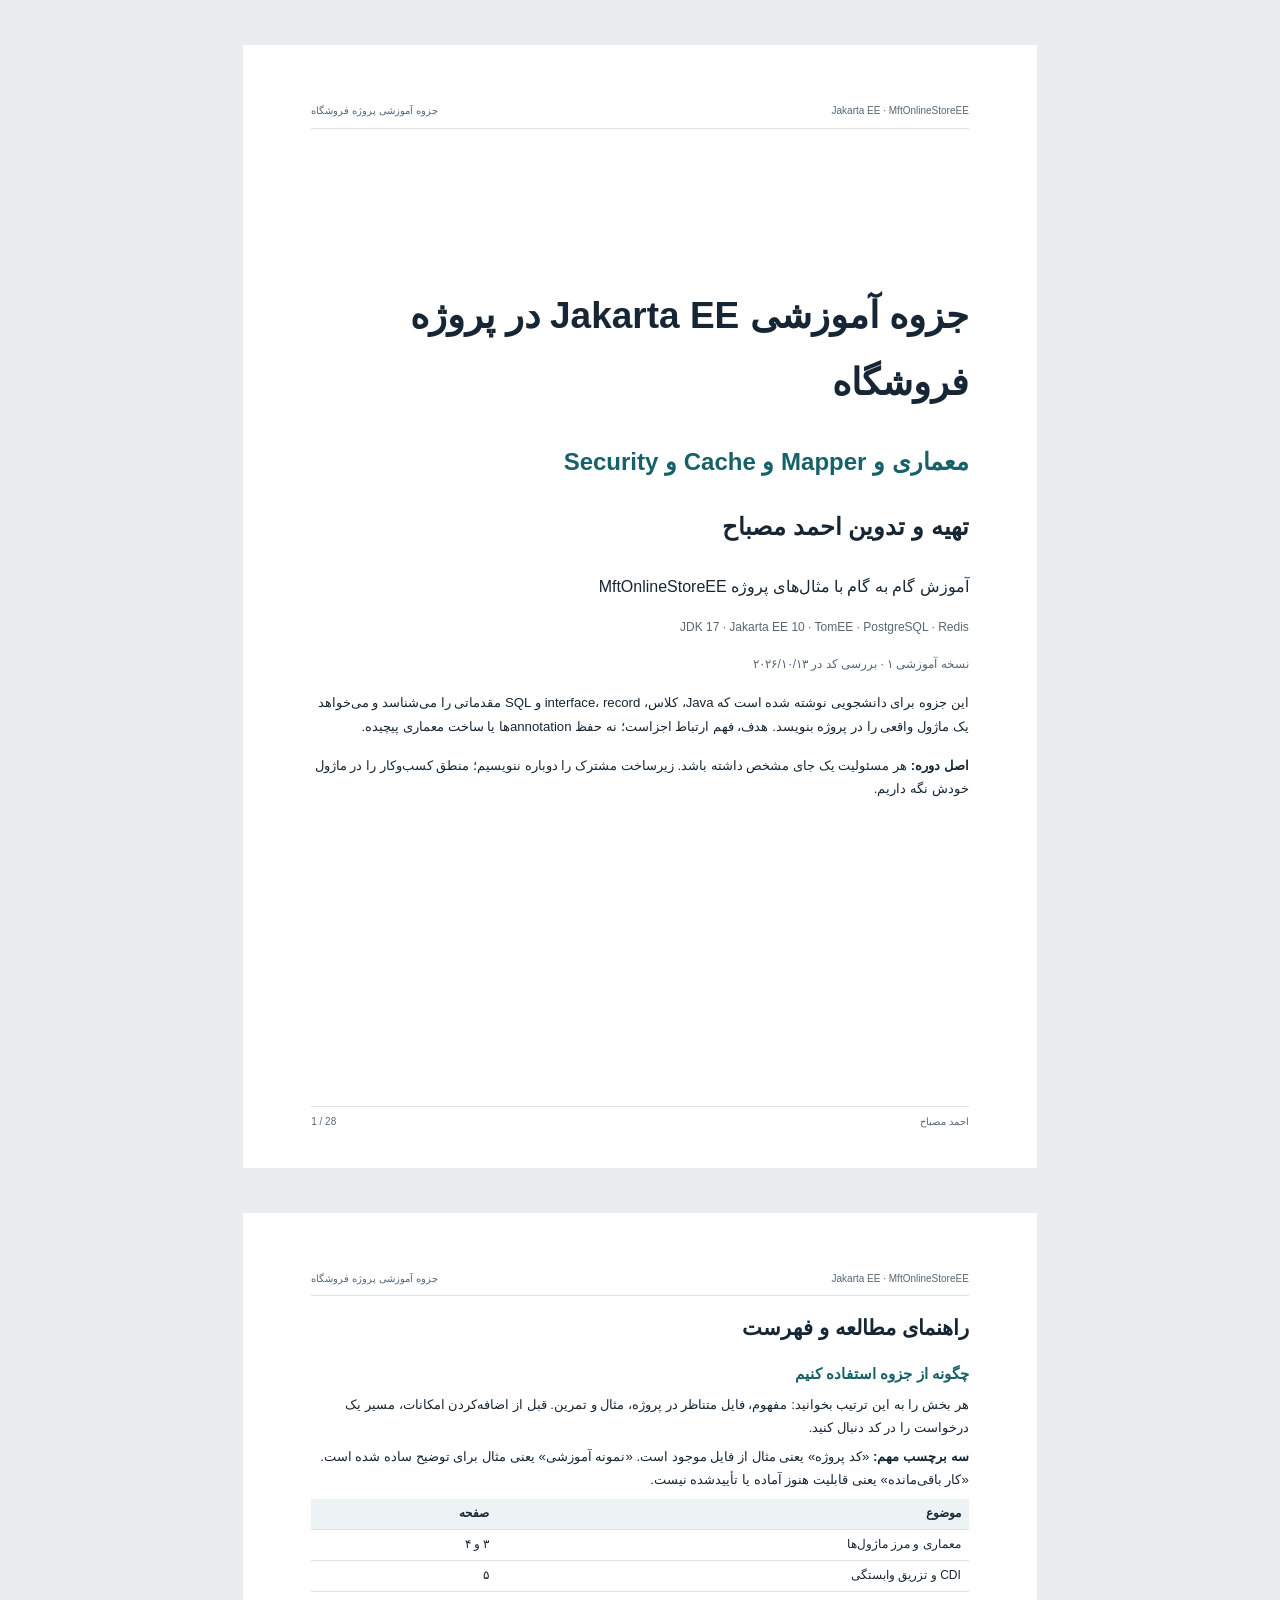
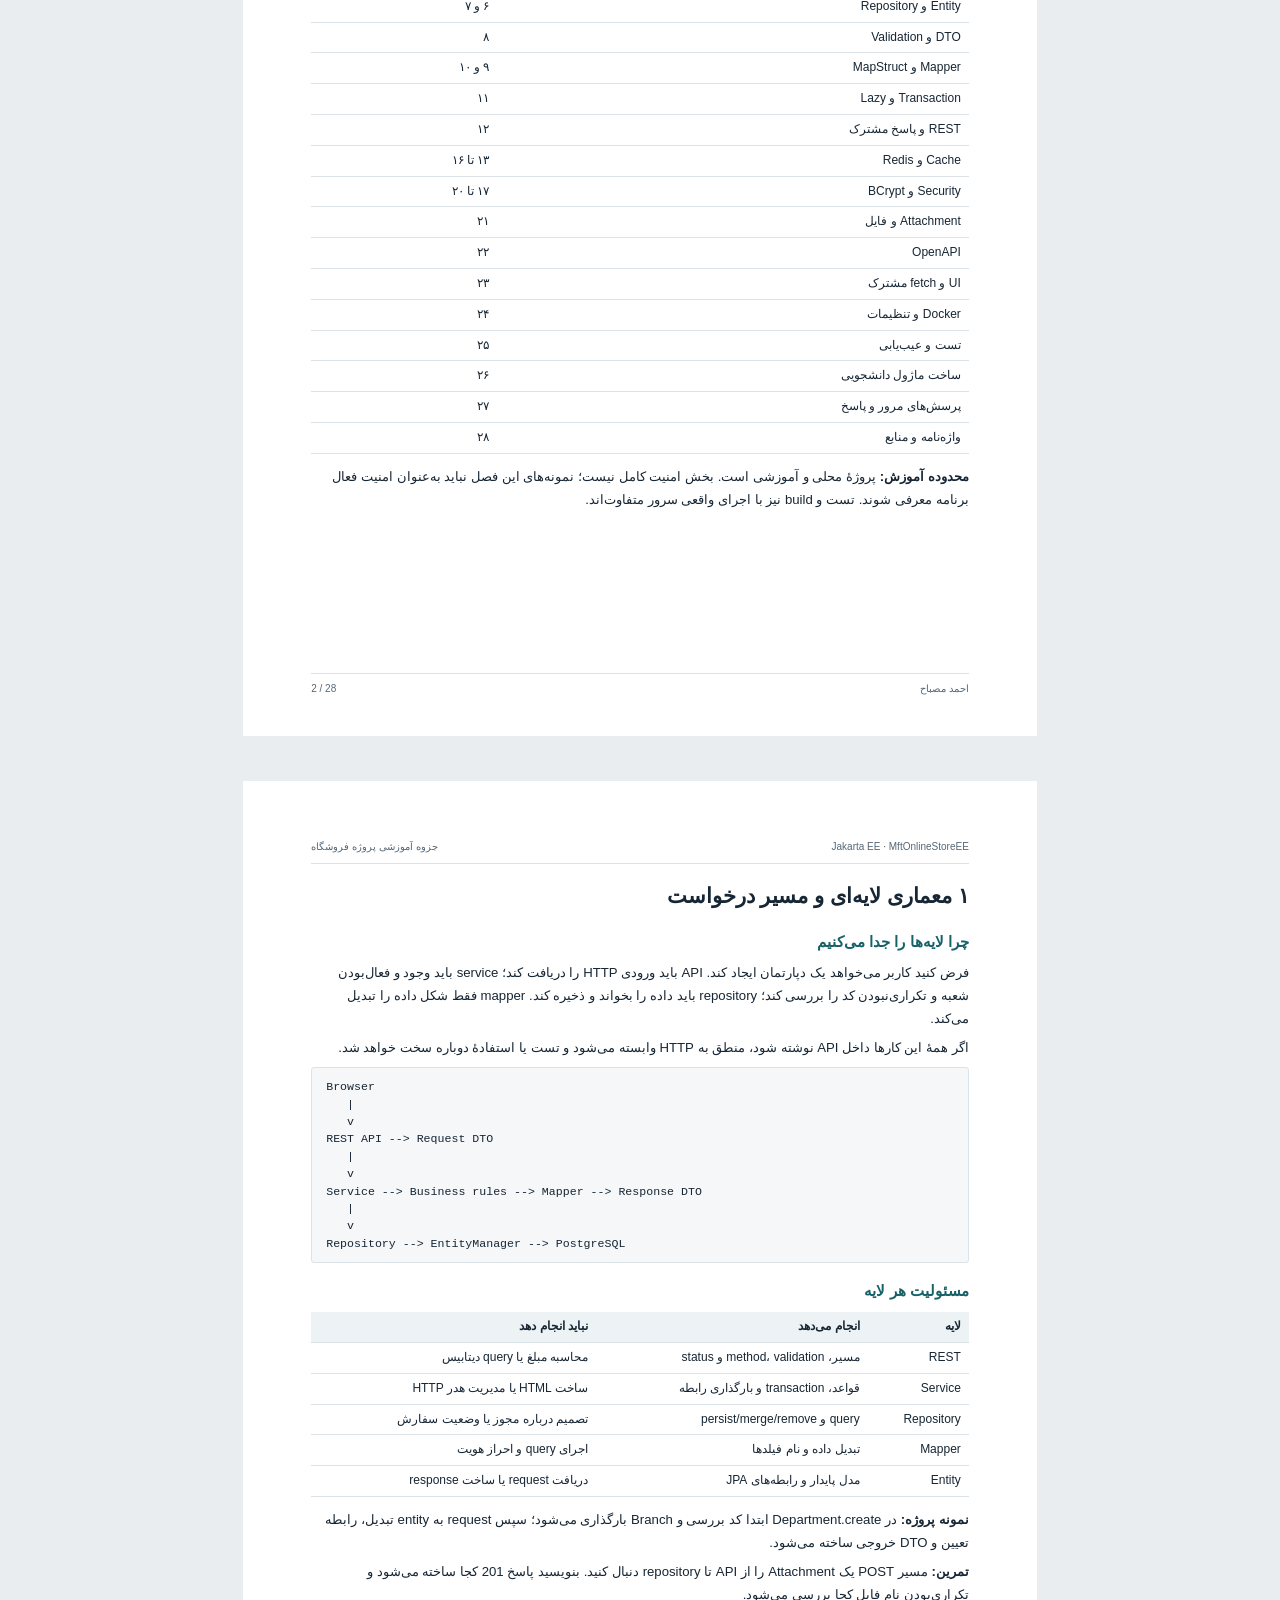
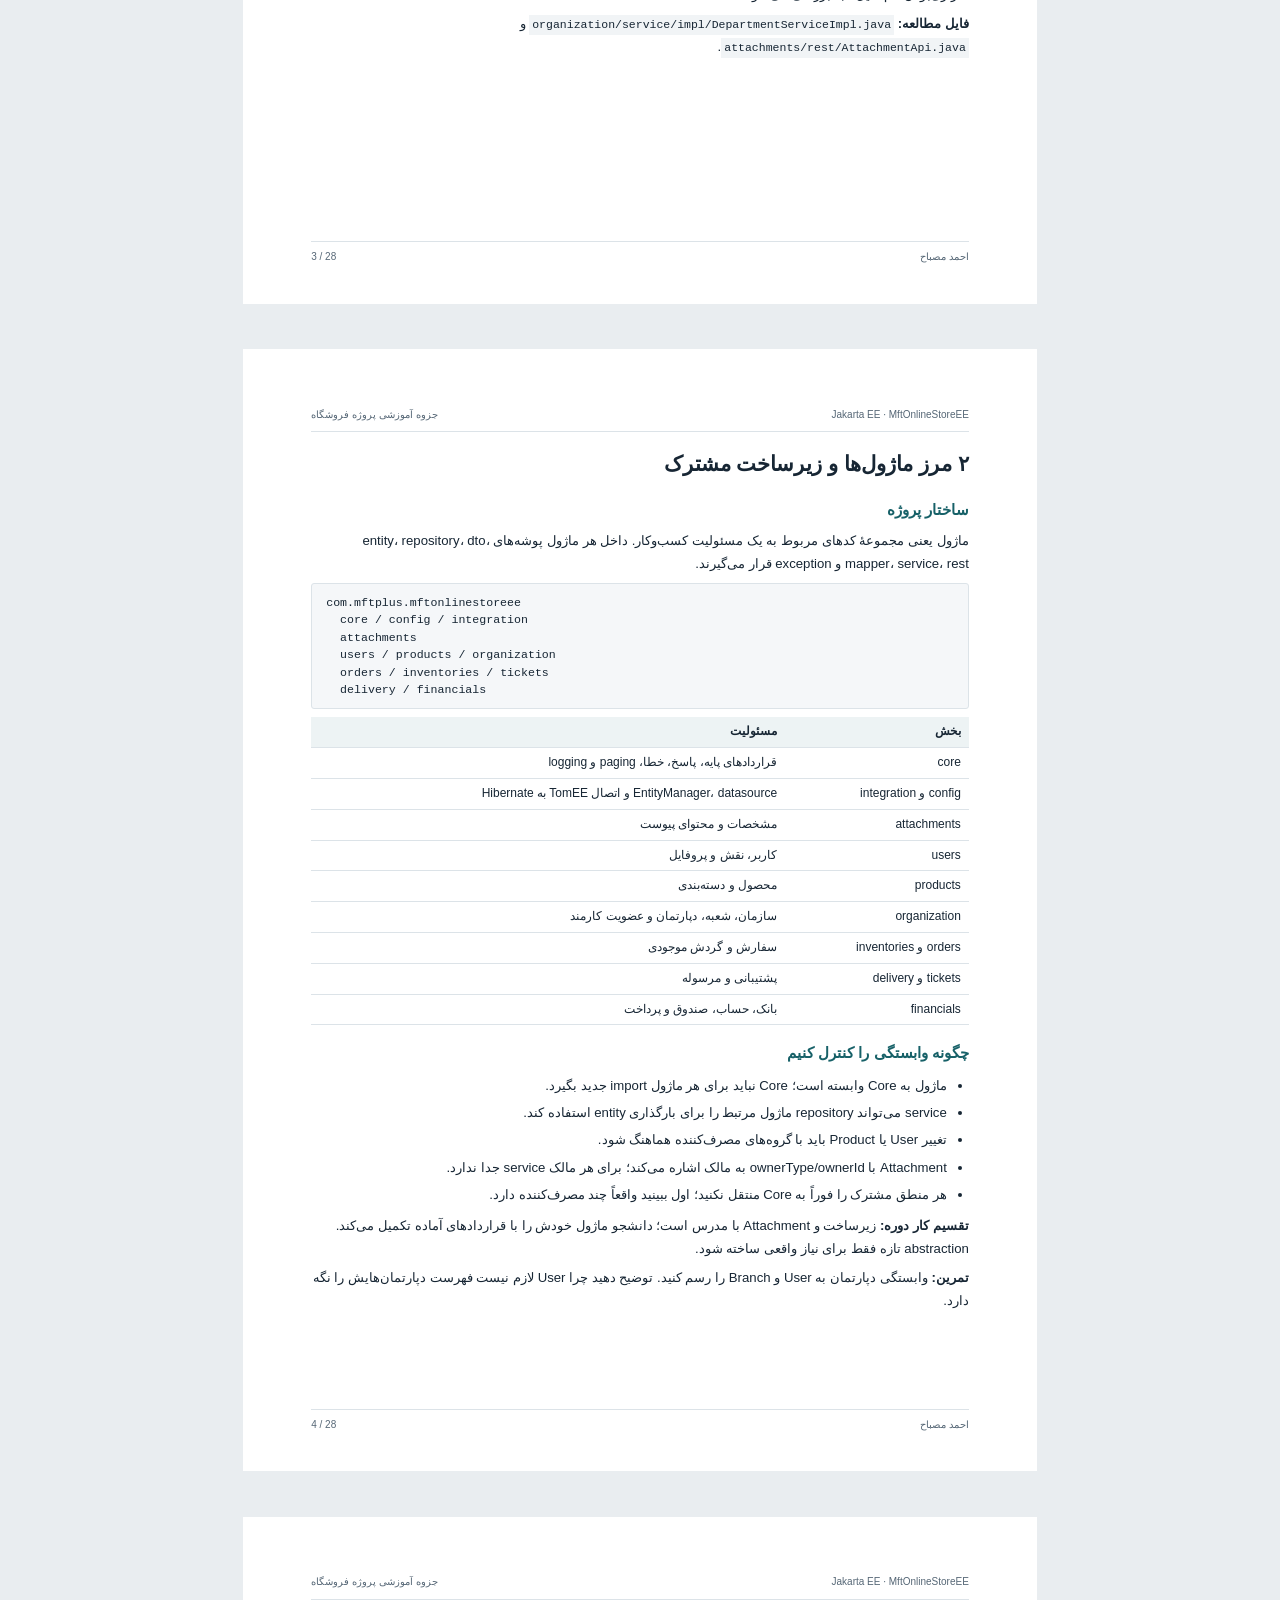
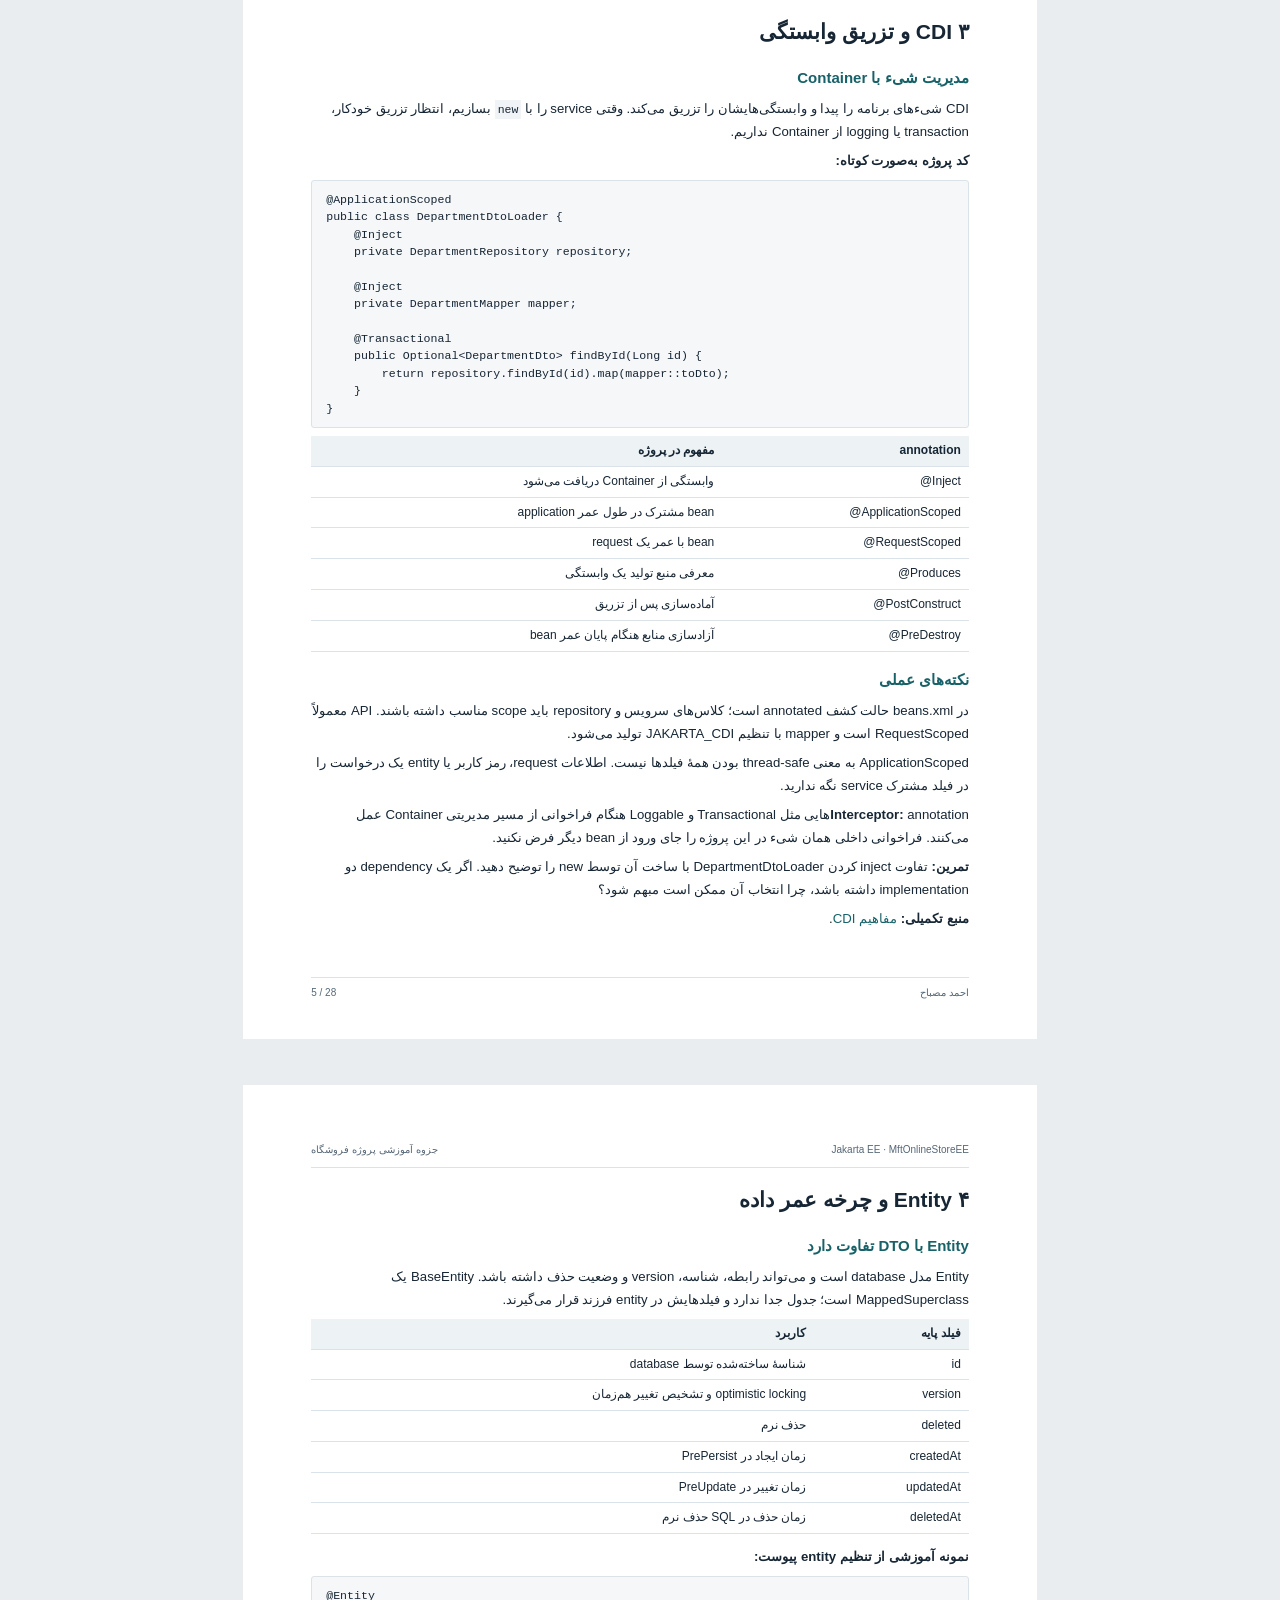
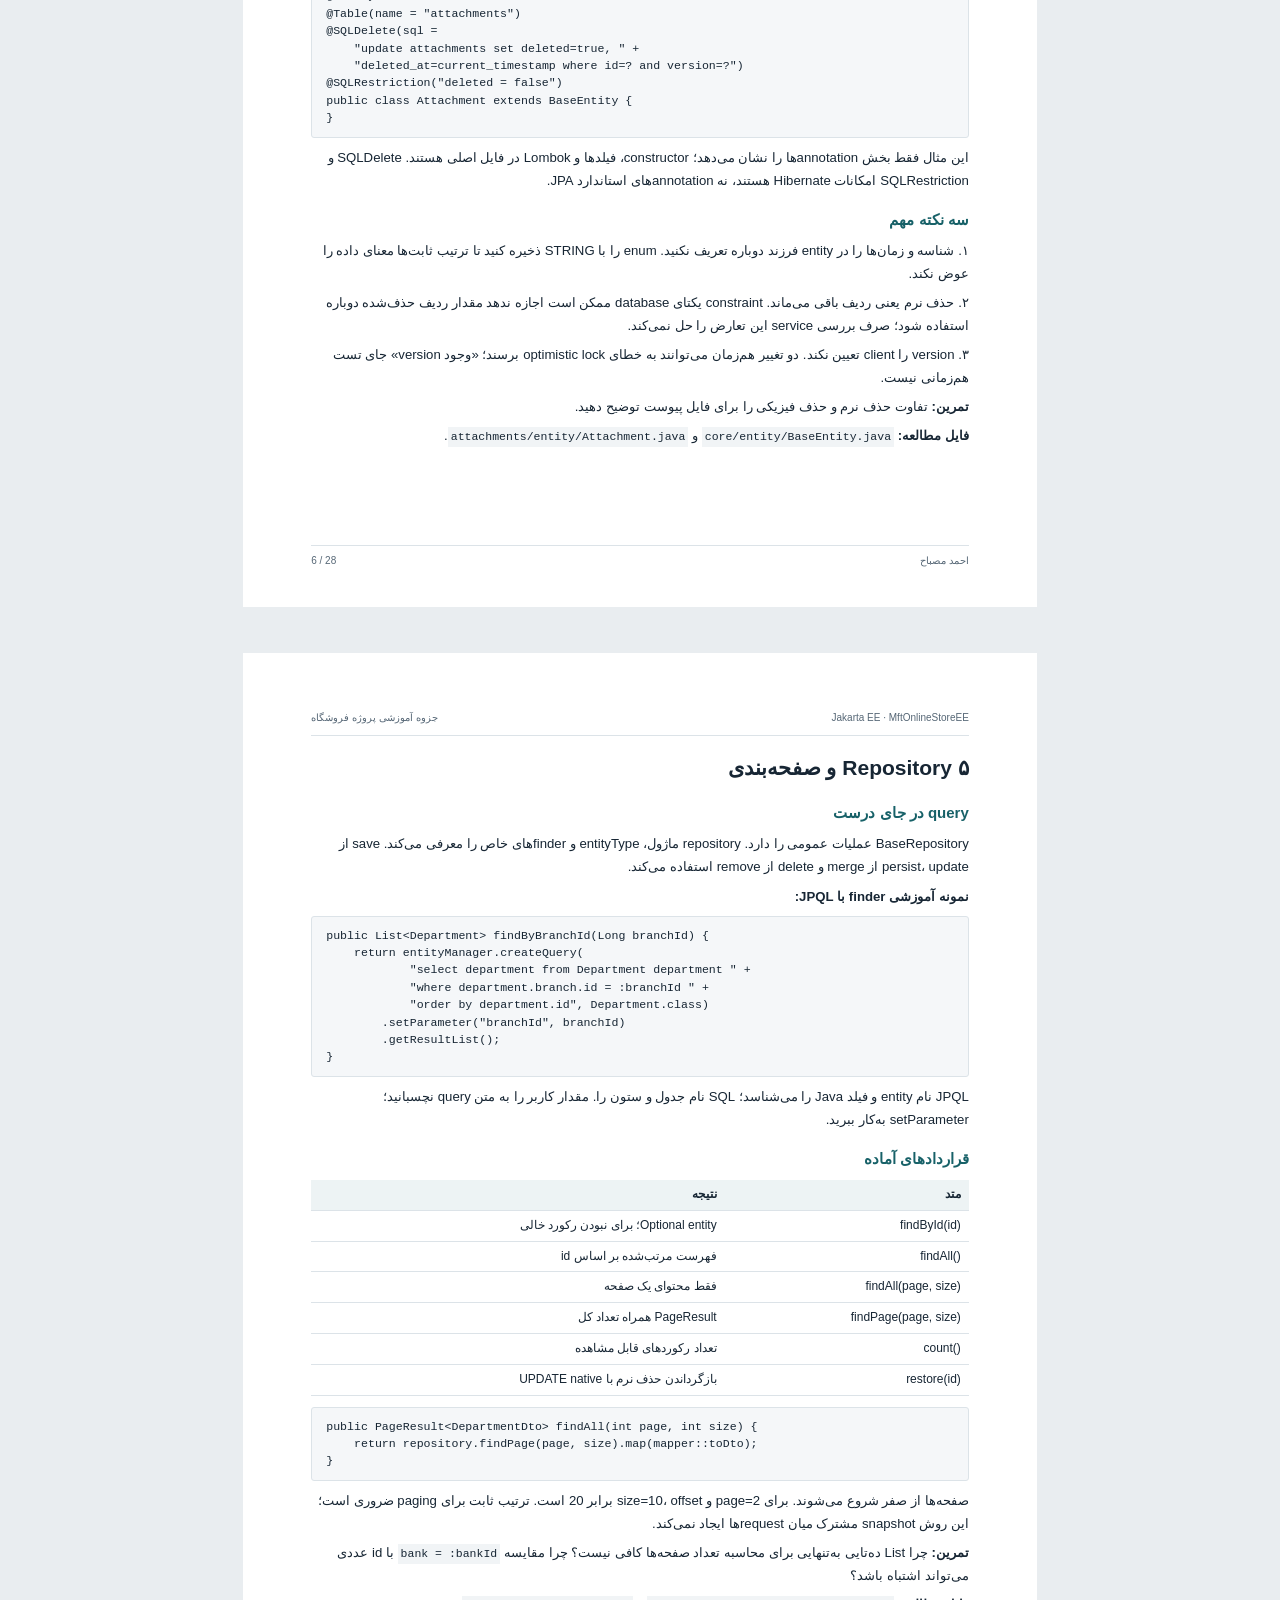
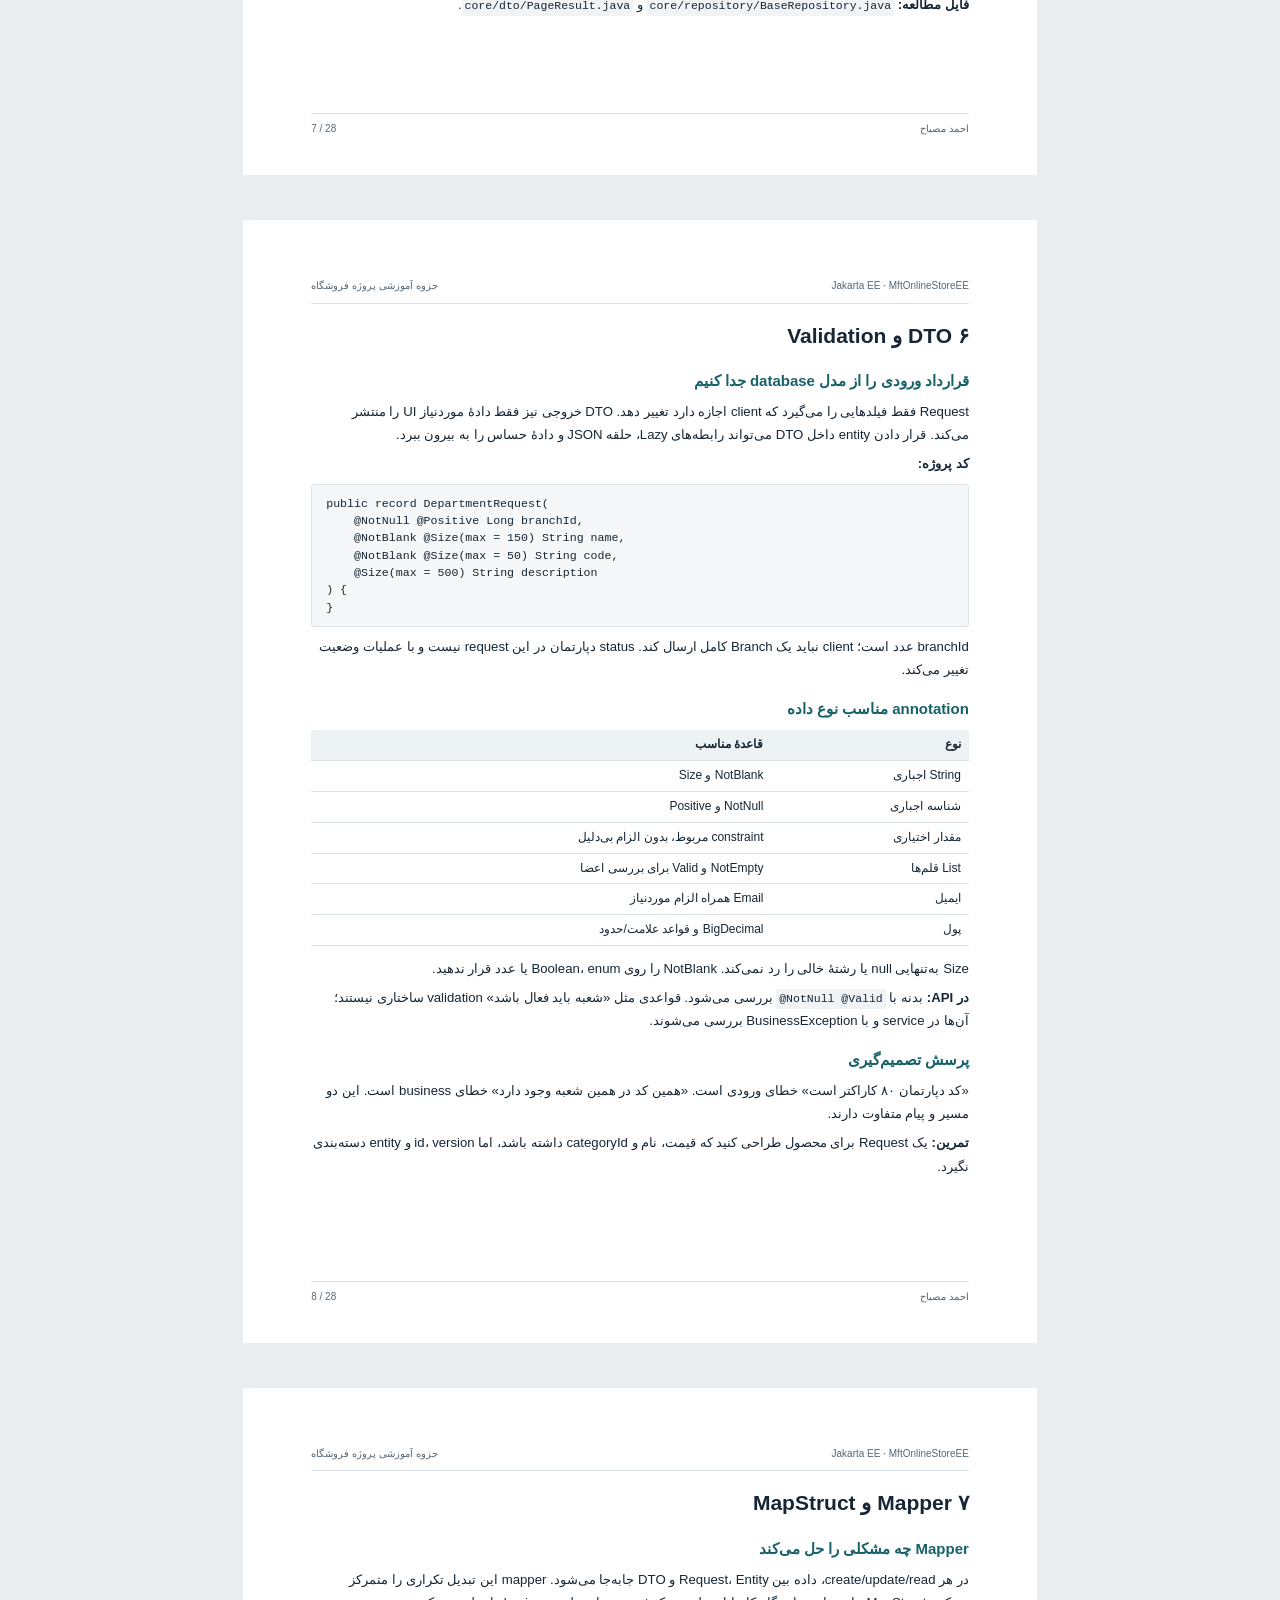
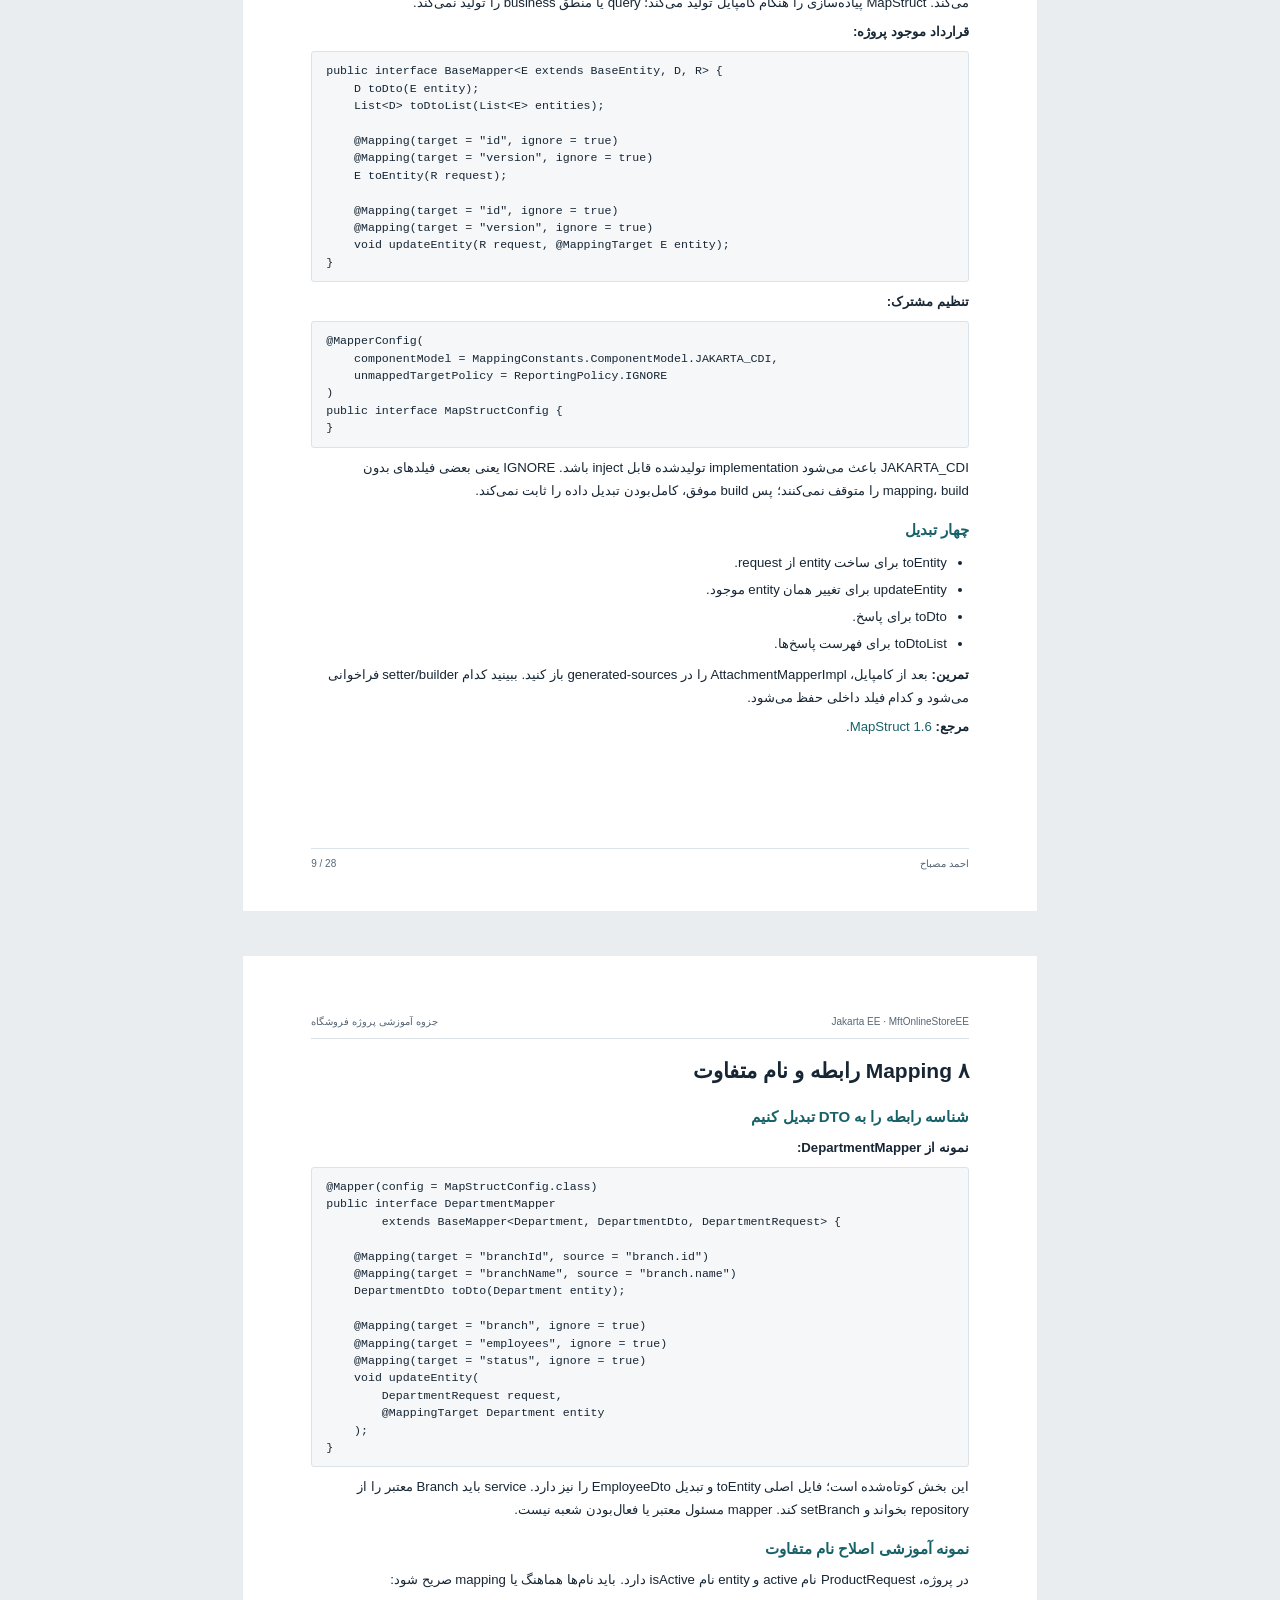
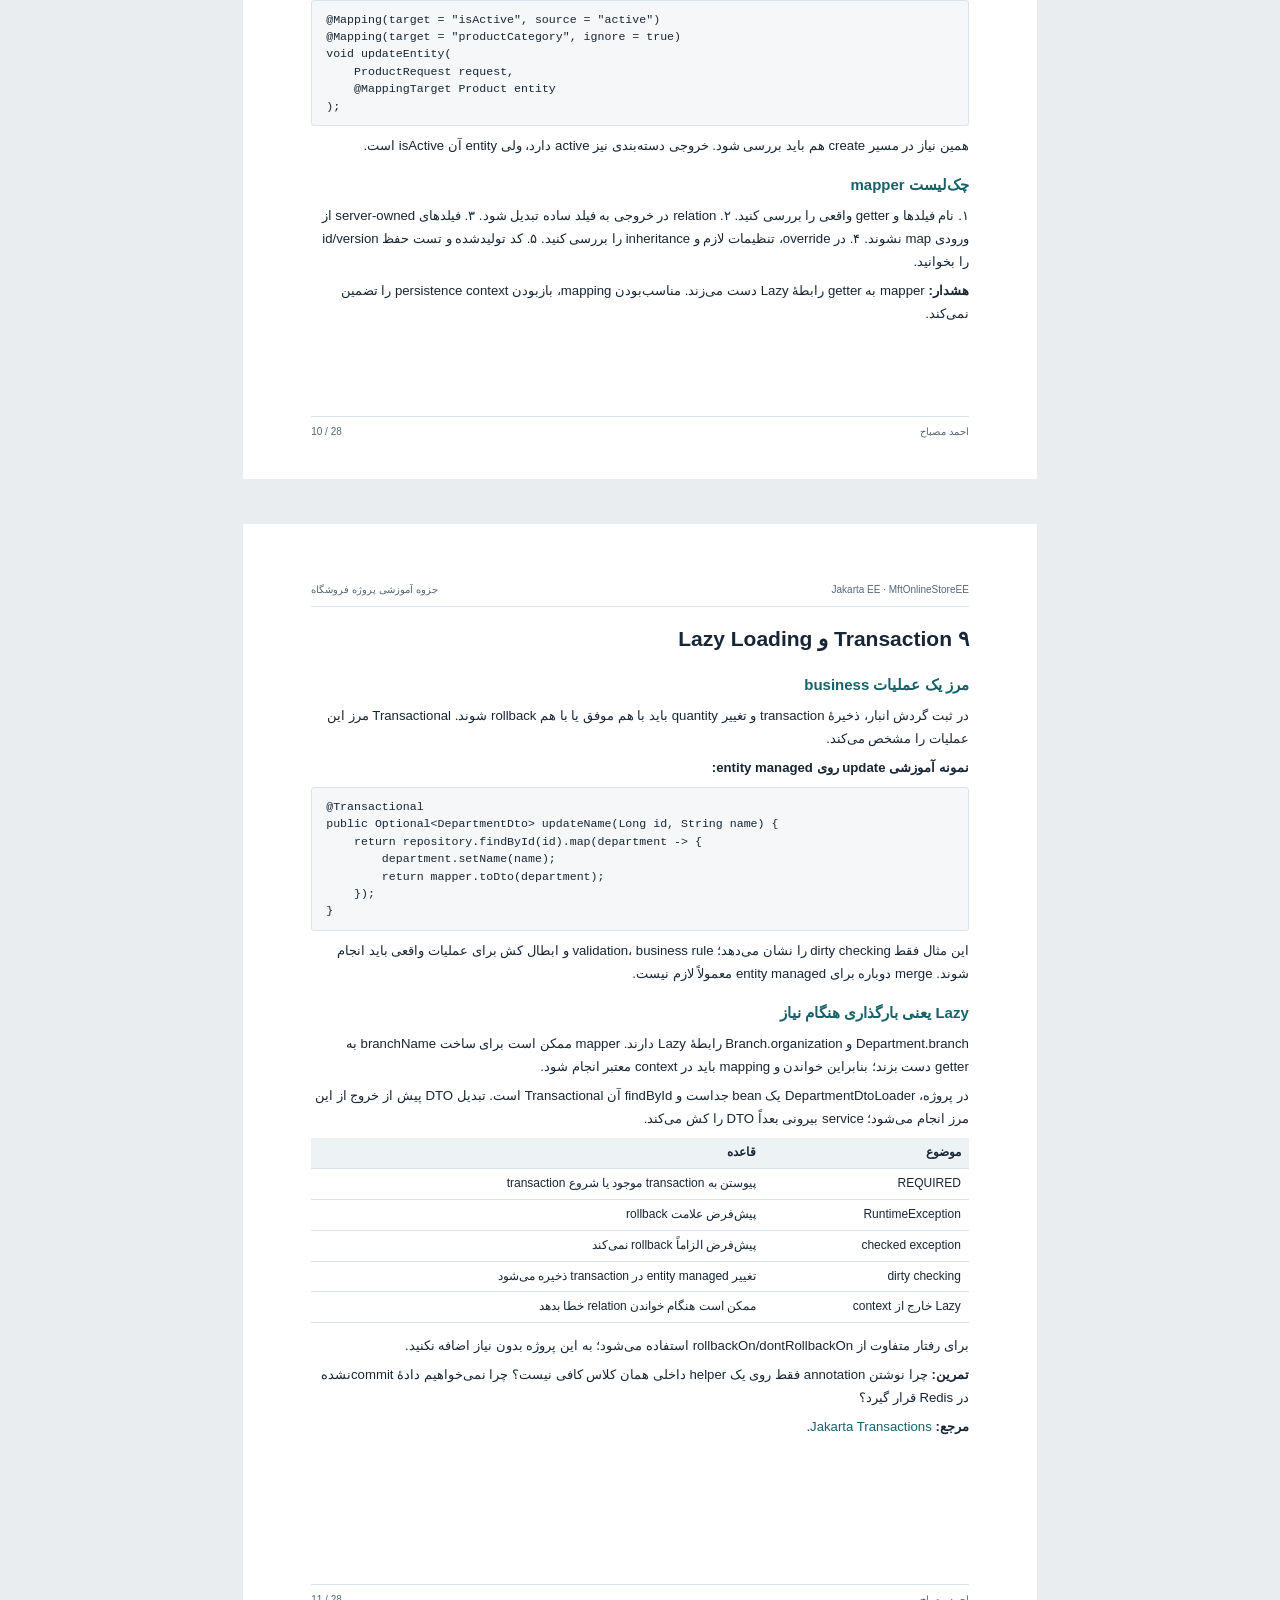
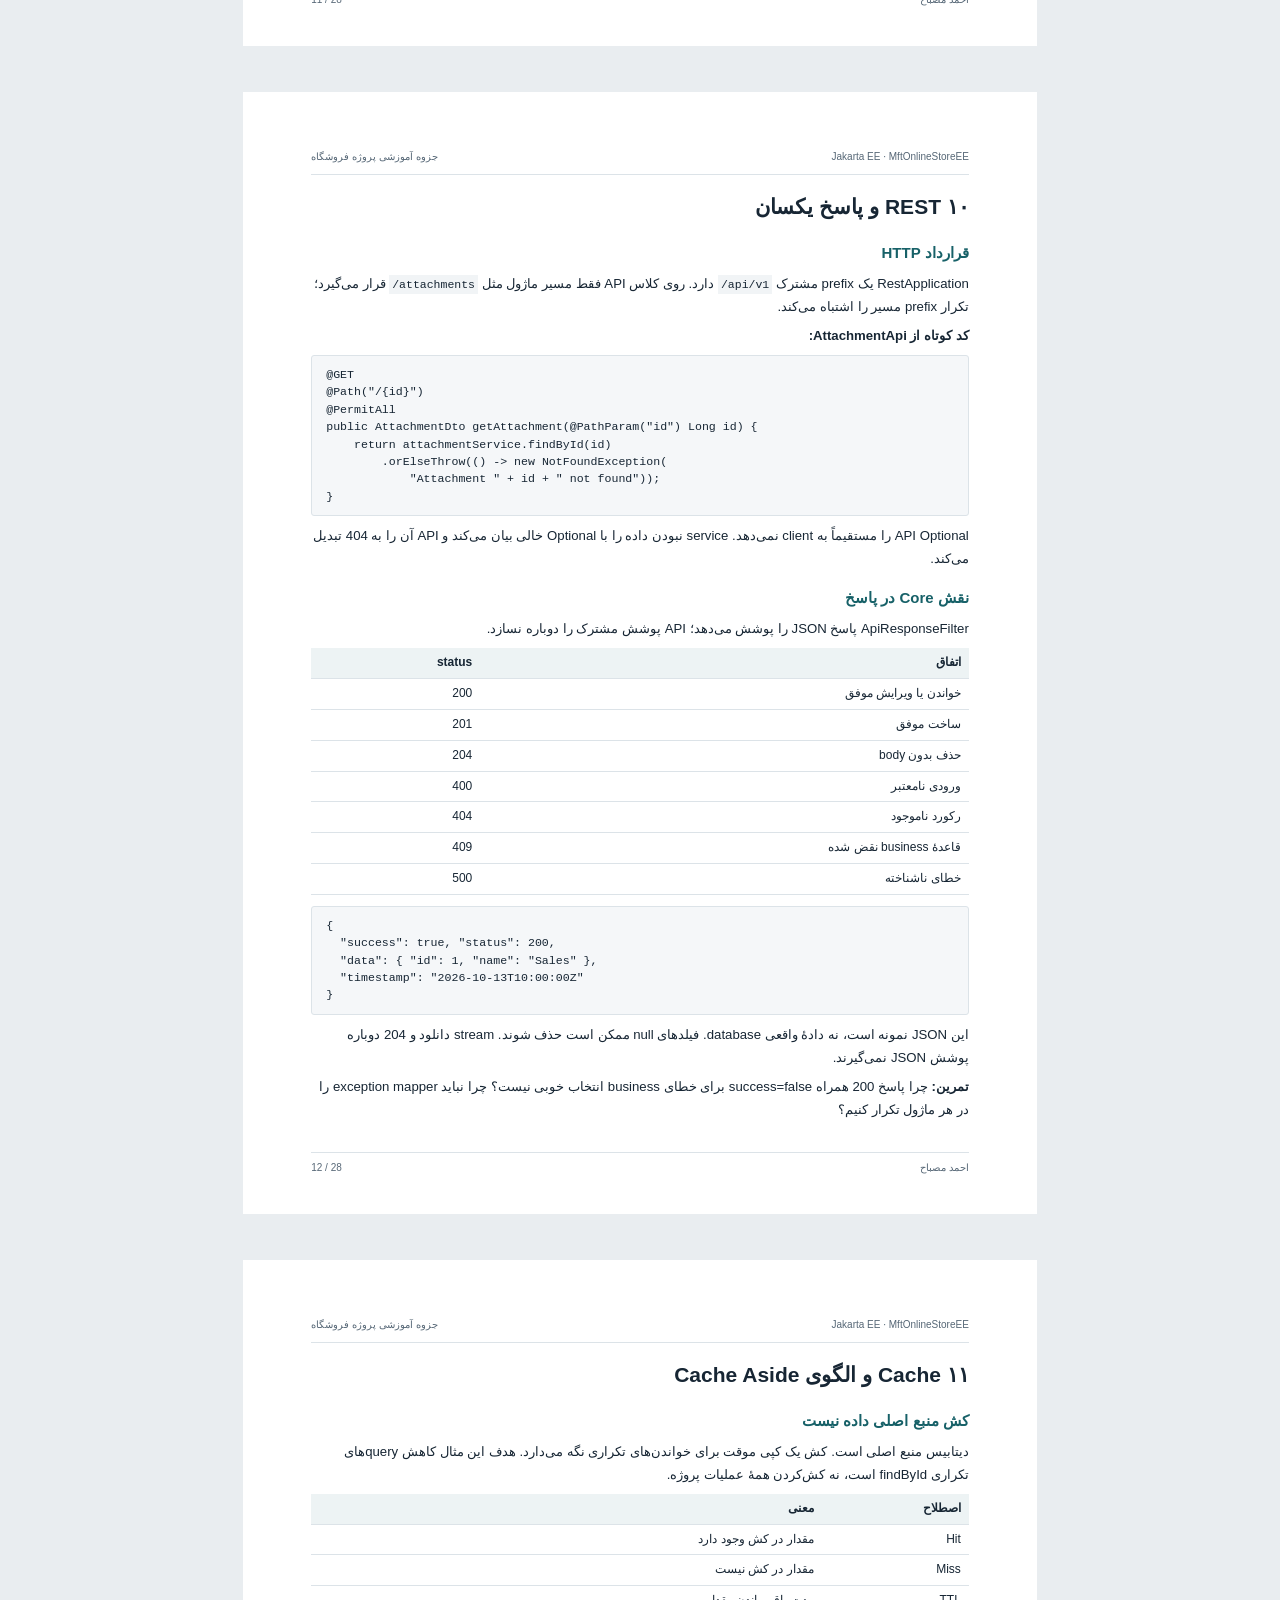
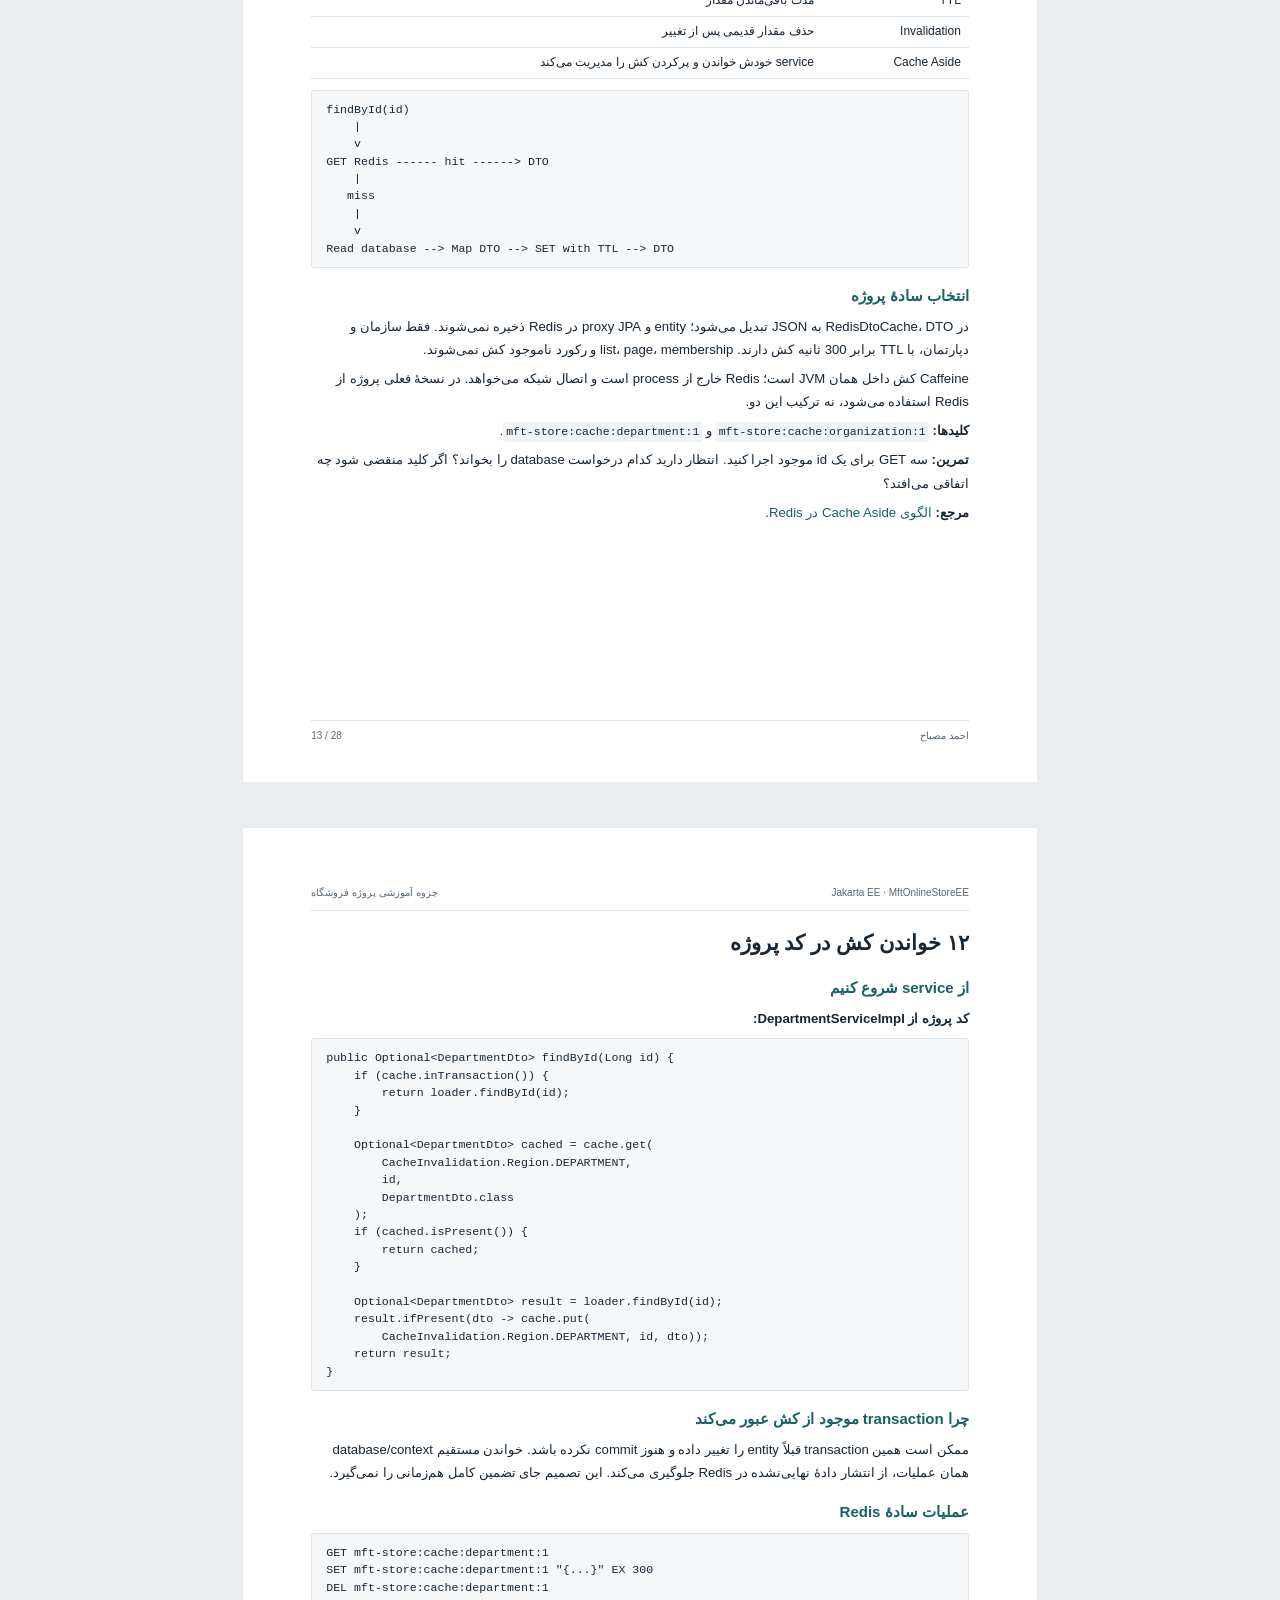
<file: OnlineStoreEE/docs/teaching/jakarta-ee-handbook.html>
<!doctype html>
<html lang="fa" dir="rtl">
<head>
<meta charset="utf-8">
<meta name="viewport" content="width=device-width, initial-scale=1">
<meta name="author" content="احمد مصباح">
<meta name="description" content="جزوه آموزشی معماری Mapper Cache Security و اجزای پروژه Jakarta EE">
<title>جزوه آموزشی Jakarta EE - احمد مصباح</title>
<style>
@page { size: A4; margin: 0; }
* { box-sizing: border-box; }
html { color: #172634; background: #e9edf0; }
body { margin: 0; font-family: Tahoma, "Noto Naskh Arabic", sans-serif; font-size: 13.2px; line-height: 1.75; }
.page { position: relative; width: 210mm; height: 297mm; margin: 12mm auto; padding: 15mm 18mm 20mm; background: #fff; break-after: page; }
.page:last-child { break-after: auto; }
header { display: flex; justify-content: space-between; align-items: center; gap: 12px; font-size: 10px; color: #566776; padding-bottom: 8px; border-bottom: 1px solid #dce3e8; margin-bottom: 14px; }
header span:first-child { direction: ltr; unicode-bidi: isolate; }
main { display: flow-root; }
h1 { font-size: 37px; line-height: 1.8; color: #172634; margin: 0 0 25px; }
h2 { font-size: 21px; line-height: 1.7; color: #172634; margin: 0 0 12px; }
h3 { font-size: 15px; line-height: 1.8; color: #176168; margin: 14px 0 5px; }
p { margin: 6px 0; }
ul, ol { padding-right: 22px; margin: 8px 0; }
li { margin: 4px 0; }
strong { font-weight: bold; }
a { color: #176168; text-decoration: none; overflow-wrap: anywhere; }
code { direction: ltr; unicode-bidi: isolate; font-family: Consolas, "Courier New", monospace; font-size: 11.5px; }
p code, li code, td code { display: inline-block; max-width: 100%; overflow-wrap: anywhere; line-height: 1.55; background: #f1f4f6; padding: 1px 3px; }
pre { direction: ltr; text-align: left; margin: 8px 0; padding: 10px 14px; border: 1px solid #dce3e8; border-radius: 3px; background: #f5f7f9; line-height: 1.5; white-space: pre-wrap; overflow-wrap: anywhere; }
pre code { display: block; font-size: 11.6px; line-height: 1.5; }
table { width: 100%; border-collapse: collapse; font-size: 12px; line-height: 1.65; margin: 8px 0 11px; table-layout: auto; }
th, td { text-align: right; padding: 5px 8px; border-bottom: 1px solid #dce3e8; vertical-align: top; overflow-wrap: anywhere; }
th { background: #edf3f4; color: #172634; font-weight: bold; }
tr { break-inside: avoid; }
footer { position: absolute; right: 18mm; left: 18mm; bottom: 10mm; display: flex; justify-content: space-between; gap: 16px; padding-top: 6px; border-top: 1px solid #dce3e8; font-size: 10px; color: #566776; }
footer span:last-child { direction: ltr; }
.cover main { margin-top: 41mm; }
.cover h1 { max-width: 160mm; }
.cover h2 { margin: 0 0 24px; font-size: 24px; color: #176168; }
.cover main p { margin: 16px 0; }
.cover main p:first-of-type { font-size: 24px; margin-bottom: 25px; }
.cover main p:nth-of-type(2) { font-size: 16px; }
.cover main p:nth-of-type(3), .cover main p:nth-of-type(4) { color: #566776; font-size: 12px; }
@media print { html, body { background: white; } .page { margin: 0; } }
@media screen and (max-width: 810px) { body { background: white; } .page { width: 100%; height: auto; min-height: 297mm; margin: 0; padding: 14mm 7mm 23mm; } footer { left: 7mm; right: 7mm; } }
</style>
</head>
<body><section class="page cover" id="page-1">
        <header><span>Jakarta EE · MftOnlineStoreEE</span><span>جزوه آموزشی پروژه فروشگاه</span></header>
        <main><h1>جزوه آموزشی Jakarta EE در پروژه فروشگاه</h1>
<h2>معماری و Mapper و Cache و Security</h2>
<p><strong>تهیه و تدوین احمد مصباح</strong></p>
<p>آموزش گام به گام با مثال‌های پروژه MftOnlineStoreEE</p>
<p>JDK 17 · Jakarta EE 10 · TomEE · PostgreSQL · Redis</p>
<p>نسخه آموزشی ۱ · بررسی کد در ۲۰۲۶/۱۰/۱۳</p>
<p>این جزوه برای دانشجویی نوشته شده است که Java، کلاس، interface، record و SQL مقدماتی را می‌شناسد و می‌خواهد یک ماژول واقعی را در پروژه بنویسد. هدف، فهم ارتباط اجزاست؛ نه حفظ annotationها یا ساخت معماری پیچیده.</p>
<p><strong>اصل دوره:</strong> هر مسئولیت یک جای مشخص داشته باشد. زیرساخت مشترک را دوباره ننویسیم؛ منطق کسب‌وکار را در ماژول خودش نگه داریم.</p>
</main>
        <footer><span>احمد مصباح</span><span>1 / 28</span></footer>
    </section>
<section class="page " id="page-2">
        <header><span>Jakarta EE · MftOnlineStoreEE</span><span>جزوه آموزشی پروژه فروشگاه</span></header>
        <main><h2>راهنمای مطالعه و فهرست</h2>
<h3>چگونه از جزوه استفاده کنیم</h3>
<p>هر بخش را به این ترتیب بخوانید: مفهوم، فایل متناظر در پروژه، مثال و تمرین. قبل از اضافه‌کردن امکانات، مسیر یک درخواست را در کد دنبال کنید.</p>
<p><strong>سه برچسب مهم:</strong> «کد پروژه» یعنی مثال از فایل موجود است. «نمونه آموزشی» یعنی مثال برای توضیح ساده شده است. «کار باقی‌مانده» یعنی قابلیت هنوز آماده یا تأییدشده نیست.</p>
<table>
<thead>
<tr>
<th>موضوع</th>
<th>صفحه</th>
</tr>
</thead>
<tbody><tr>
<td>معماری و مرز ماژول‌ها</td>
<td>۳ و ۴</td>
</tr>
<tr>
<td>CDI و تزریق وابستگی</td>
<td>۵</td>
</tr>
<tr>
<td>Entity و Repository</td>
<td>۶ و ۷</td>
</tr>
<tr>
<td>DTO و Validation</td>
<td>۸</td>
</tr>
<tr>
<td>Mapper و MapStruct</td>
<td>۹ و ۱۰</td>
</tr>
<tr>
<td>Transaction و Lazy</td>
<td>۱۱</td>
</tr>
<tr>
<td>REST و پاسخ مشترک</td>
<td>۱۲</td>
</tr>
<tr>
<td>Cache و Redis</td>
<td>۱۳ تا ۱۶</td>
</tr>
<tr>
<td>Security و BCrypt</td>
<td>۱۷ تا ۲۰</td>
</tr>
<tr>
<td>Attachment و فایل</td>
<td>۲۱</td>
</tr>
<tr>
<td dir="ltr">OpenAPI</td>
<td>۲۲</td>
</tr>
<tr>
<td>UI و fetch مشترک</td>
<td>۲۳</td>
</tr>
<tr>
<td>Docker و تنظیمات</td>
<td>۲۴</td>
</tr>
<tr>
<td>تست و عیب‌یابی</td>
<td>۲۵</td>
</tr>
<tr>
<td>ساخت ماژول دانشجویی</td>
<td>۲۶</td>
</tr>
<tr>
<td>پرسش‌های مرور و پاسخ</td>
<td>۲۷</td>
</tr>
<tr>
<td>واژه‌نامه و منابع</td>
<td>۲۸</td>
</tr>
</tbody></table>
<p><strong>محدوده آموزش:</strong> پروژهٔ محلی و آموزشی است. بخش امنیت کامل نیست؛ نمونه‌های این فصل نباید به‌عنوان امنیت فعال برنامه معرفی شوند. تست و build نیز با اجرای واقعی سرور متفاوت‌اند.</p>
</main>
        <footer><span>احمد مصباح</span><span>2 / 28</span></footer>
    </section>
<section class="page " id="page-3">
        <header><span>Jakarta EE · MftOnlineStoreEE</span><span>جزوه آموزشی پروژه فروشگاه</span></header>
        <main><h2>۱ معماری لایه‌ای و مسیر درخواست</h2>
<h3>چرا لایه‌ها را جدا می‌کنیم</h3>
<p>فرض کنید کاربر می‌خواهد یک دپارتمان ایجاد کند. API باید ورودی HTTP را دریافت کند؛ service باید وجود و فعال‌بودن شعبه و تکراری‌نبودن کد را بررسی کند؛ repository باید داده را بخواند و ذخیره کند. mapper فقط شکل داده را تبدیل می‌کند.</p>
<p>اگر همهٔ این کارها داخل API نوشته شود، منطق به HTTP وابسته می‌شود و تست یا استفادهٔ دوباره سخت خواهد شد.</p>
<pre><code class="language-text">Browser
   |
   v
REST API --&gt; Request DTO
   |
   v
Service --&gt; Business rules --&gt; Mapper --&gt; Response DTO
   |
   v
Repository --&gt; EntityManager --&gt; PostgreSQL
</code></pre>
<h3>مسئولیت هر لایه</h3>
<table>
<thead>
<tr>
<th>لایه</th>
<th>انجام می‌دهد</th>
<th>نباید انجام دهد</th>
</tr>
</thead>
<tbody><tr>
<td dir="ltr">REST</td>
<td>مسیر، method، validation و status</td>
<td>محاسبه مبلغ یا query دیتابیس</td>
</tr>
<tr>
<td dir="ltr">Service</td>
<td>قواعد، transaction و بارگذاری رابطه</td>
<td>ساخت HTML یا مدیریت هدر HTTP</td>
</tr>
<tr>
<td dir="ltr">Repository</td>
<td>query و persist/merge/remove</td>
<td>تصمیم درباره مجوز یا وضعیت سفارش</td>
</tr>
<tr>
<td dir="ltr">Mapper</td>
<td>تبدیل داده و نام فیلدها</td>
<td>اجرای query و احراز هویت</td>
</tr>
<tr>
<td dir="ltr">Entity</td>
<td>مدل پایدار و رابطه‌های JPA</td>
<td>دریافت request یا ساخت response</td>
</tr>
</tbody></table>
<p><strong>نمونه پروژه:</strong> در Department.create ابتدا کد بررسی و Branch بارگذاری می‌شود؛ سپس request به entity تبدیل، رابطه تعیین و DTO خروجی ساخته می‌شود.</p>
<p><strong>تمرین:</strong> مسیر POST یک Attachment را از API تا repository دنبال کنید. بنویسید پاسخ 201 کجا ساخته می‌شود و تکراری‌بودن نام فایل کجا بررسی می‌شود.</p>
<p><strong>فایل مطالعه:</strong> <code>organization/service/impl/DepartmentServiceImpl.java</code> و <code>attachments/rest/AttachmentApi.java</code>.</p>
</main>
        <footer><span>احمد مصباح</span><span>3 / 28</span></footer>
    </section>
<section class="page " id="page-4">
        <header><span>Jakarta EE · MftOnlineStoreEE</span><span>جزوه آموزشی پروژه فروشگاه</span></header>
        <main><h2>۲ مرز ماژول‌ها و زیرساخت مشترک</h2>
<h3>ساختار پروژه</h3>
<p>ماژول یعنی مجموعهٔ کدهای مربوط به یک مسئولیت کسب‌وکار. داخل هر ماژول پوشه‌های entity، repository، dto، mapper، service، rest و exception قرار می‌گیرند.</p>
<pre><code class="language-text">com.mftplus.mftonlinestoreee
  core / config / integration
  attachments
  users / products / organization
  orders / inventories / tickets
  delivery / financials
</code></pre>
<table>
<thead>
<tr>
<th>بخش</th>
<th>مسئولیت</th>
</tr>
</thead>
<tbody><tr>
<td dir="ltr">core</td>
<td>قراردادهای پایه، پاسخ، خطا، paging و logging</td>
</tr>
<tr>
<td>config و integration</td>
<td>EntityManager، datasource و اتصال TomEE به Hibernate</td>
</tr>
<tr>
<td dir="ltr">attachments</td>
<td>مشخصات و محتوای پیوست</td>
</tr>
<tr>
<td dir="ltr">users</td>
<td>کاربر، نقش و پروفایل</td>
</tr>
<tr>
<td dir="ltr">products</td>
<td>محصول و دسته‌بندی</td>
</tr>
<tr>
<td dir="ltr">organization</td>
<td>سازمان، شعبه، دپارتمان و عضویت کارمند</td>
</tr>
<tr>
<td>orders و inventories</td>
<td>سفارش و گردش موجودی</td>
</tr>
<tr>
<td>tickets و delivery</td>
<td>پشتیبانی و مرسوله</td>
</tr>
<tr>
<td dir="ltr">financials</td>
<td>بانک، حساب، صندوق و پرداخت</td>
</tr>
</tbody></table>
<h3>چگونه وابستگی را کنترل کنیم</h3>
<ul>
<li>ماژول به Core وابسته است؛ Core نباید برای هر ماژول import جدید بگیرد.</li>
<li>service می‌تواند repository ماژول مرتبط را برای بارگذاری entity استفاده کند.</li>
<li>تغییر User یا Product باید با گروه‌های مصرف‌کننده هماهنگ شود.</li>
<li>Attachment با ownerType/ownerId به مالک اشاره می‌کند؛ برای هر مالک service جدا ندارد.</li>
<li>هر منطق مشترک را فوراً به Core منتقل نکنید؛ اول ببینید واقعاً چند مصرف‌کننده دارد.</li>
</ul>
<p><strong>تقسیم کار دوره:</strong> زیرساخت و Attachment با مدرس است؛ دانشجو ماژول خودش را با قراردادهای آماده تکمیل می‌کند. abstraction تازه فقط برای نیاز واقعی ساخته شود.</p>
<p><strong>تمرین:</strong> وابستگی دپارتمان به User و Branch را رسم کنید. توضیح دهید چرا User لازم نیست فهرست دپارتمان‌هایش را نگه دارد.</p>
</main>
        <footer><span>احمد مصباح</span><span>4 / 28</span></footer>
    </section>
<section class="page " id="page-5">
        <header><span>Jakarta EE · MftOnlineStoreEE</span><span>جزوه آموزشی پروژه فروشگاه</span></header>
        <main><h2>۳ CDI و تزریق وابستگی</h2>
<h3>مدیریت شیء با Container</h3>
<p>CDI شیءهای برنامه را پیدا و وابستگی‌هایشان را تزریق می‌کند. وقتی service را با <code>new</code> بسازیم، انتظار تزریق خودکار، transaction یا logging از Container نداریم.</p>
<p><strong>کد پروژه به‌صورت کوتاه:</strong></p>
<pre><code class="language-java">@ApplicationScoped
public class DepartmentDtoLoader {
    @Inject
    private DepartmentRepository repository;

    @Inject
    private DepartmentMapper mapper;

    @Transactional
    public Optional&lt;DepartmentDto&gt; findById(Long id) {
        return repository.findById(id).map(mapper::toDto);
    }
}
</code></pre>
<table>
<thead>
<tr>
<th>annotation</th>
<th>مفهوم در پروژه</th>
</tr>
</thead>
<tbody><tr>
<td dir="ltr">@Inject</td>
<td>وابستگی از Container دریافت می‌شود</td>
</tr>
<tr>
<td dir="ltr">@ApplicationScoped</td>
<td>bean مشترک در طول عمر application</td>
</tr>
<tr>
<td dir="ltr">@RequestScoped</td>
<td>bean با عمر یک request</td>
</tr>
<tr>
<td dir="ltr">@Produces</td>
<td>معرفی منبع تولید یک وابستگی</td>
</tr>
<tr>
<td dir="ltr">@PostConstruct</td>
<td>آماده‌سازی پس از تزریق</td>
</tr>
<tr>
<td dir="ltr">@PreDestroy</td>
<td>آزادسازی منابع هنگام پایان عمر bean</td>
</tr>
</tbody></table>
<h3>نکته‌های عملی</h3>
<p>در beans.xml حالت کشف annotated است؛ کلاس‌های سرویس و repository باید scope مناسب داشته باشند. API معمولاً RequestScoped است و mapper با تنظیم JAKARTA_CDI تولید می‌شود.</p>
<p>ApplicationScoped به معنی thread-safe بودن همهٔ فیلدها نیست. اطلاعات request، رمز کاربر یا entity یک درخواست را در فیلد مشترک service نگه ندارید.</p>
<p><strong>Interceptor:</strong> annotationهایی مثل Transactional و Loggable هنگام فراخوانی از مسیر مدیریتی Container عمل می‌کنند. فراخوانی داخلی همان شیء در این پروژه را جای ورود از bean دیگر فرض نکنید.</p>
<p><strong>تمرین:</strong> تفاوت inject کردن DepartmentDtoLoader با ساخت آن توسط new را توضیح دهید. اگر یک dependency دو implementation داشته باشد، چرا انتخاب آن ممکن است مبهم شود؟</p>
<p><strong>منبع تکمیلی:</strong> <a href="https://jakarta.ee/specifications/cdi/4.0/">مفاهیم CDI</a>.</p>
</main>
        <footer><span>احمد مصباح</span><span>5 / 28</span></footer>
    </section>
<section class="page " id="page-6">
        <header><span>Jakarta EE · MftOnlineStoreEE</span><span>جزوه آموزشی پروژه فروشگاه</span></header>
        <main><h2>۴ Entity و چرخه عمر داده</h2>
<h3>Entity با DTO تفاوت دارد</h3>
<p>Entity مدل database است و می‌تواند رابطه، شناسه، version و وضعیت حذف داشته باشد. BaseEntity یک MappedSuperclass است؛ جدول جدا ندارد و فیلدهایش در entity فرزند قرار می‌گیرند.</p>
<table>
<thead>
<tr>
<th>فیلد پایه</th>
<th>کاربرد</th>
</tr>
</thead>
<tbody><tr>
<td dir="ltr">id</td>
<td>شناسهٔ ساخته‌شده توسط database</td>
</tr>
<tr>
<td dir="ltr">version</td>
<td>optimistic locking و تشخیص تغییر هم‌زمان</td>
</tr>
<tr>
<td dir="ltr">deleted</td>
<td>حذف نرم</td>
</tr>
<tr>
<td dir="ltr">createdAt</td>
<td>زمان ایجاد در PrePersist</td>
</tr>
<tr>
<td dir="ltr">updatedAt</td>
<td>زمان تغییر در PreUpdate</td>
</tr>
<tr>
<td dir="ltr">deletedAt</td>
<td>زمان حذف در SQL حذف نرم</td>
</tr>
</tbody></table>
<p><strong>نمونه آموزشی از تنظیم entity پیوست:</strong></p>
<pre><code class="language-java">@Entity
@Table(name = &quot;attachments&quot;)
@SQLDelete(sql =
    &quot;update attachments set deleted=true, &quot; +
    &quot;deleted_at=current_timestamp where id=? and version=?&quot;)
@SQLRestriction(&quot;deleted = false&quot;)
public class Attachment extends BaseEntity {
}
</code></pre>
<p>این مثال فقط بخش annotationها را نشان می‌دهد؛ constructor، فیلدها و Lombok در فایل اصلی هستند. SQLDelete و SQLRestriction امکانات Hibernate هستند، نه annotationهای استاندارد JPA.</p>
<h3>سه نکته مهم</h3>
<p>۱. شناسه و زمان‌ها را در entity فرزند دوباره تعریف نکنید. enum را با STRING ذخیره کنید تا ترتیب ثابت‌ها معنای داده را عوض نکند.</p>
<p>۲. حذف نرم یعنی ردیف باقی می‌ماند. constraint یکتای database ممکن است اجازه ندهد مقدار ردیف حذف‌شده دوباره استفاده شود؛ صرف بررسی service این تعارض را حل نمی‌کند.</p>
<p>۳. version را client تعیین نکند. دو تغییر هم‌زمان می‌توانند به خطای optimistic lock برسند؛ «وجود version» جای تست هم‌زمانی نیست.</p>
<p><strong>تمرین:</strong> تفاوت حذف نرم و حذف فیزیکی را برای فایل پیوست توضیح دهید.</p>
<p><strong>فایل مطالعه:</strong> <code>core/entity/BaseEntity.java</code> و <code>attachments/entity/Attachment.java</code>.</p>
</main>
        <footer><span>احمد مصباح</span><span>6 / 28</span></footer>
    </section>
<section class="page " id="page-7">
        <header><span>Jakarta EE · MftOnlineStoreEE</span><span>جزوه آموزشی پروژه فروشگاه</span></header>
        <main><h2>۵ Repository و صفحه‌بندی</h2>
<h3>query در جای درست</h3>
<p>BaseRepository عملیات عمومی را دارد. repository ماژول، entityType و finderهای خاص را معرفی می‌کند. save از persist، update از merge و delete از remove استفاده می‌کند.</p>
<p><strong>نمونه آموزشی finder با JPQL:</strong></p>
<pre><code class="language-java">public List&lt;Department&gt; findByBranchId(Long branchId) {
    return entityManager.createQuery(
            &quot;select department from Department department &quot; +
            &quot;where department.branch.id = :branchId &quot; +
            &quot;order by department.id&quot;, Department.class)
        .setParameter(&quot;branchId&quot;, branchId)
        .getResultList();
}
</code></pre>
<p>JPQL نام entity و فیلد Java را می‌شناسد؛ SQL نام جدول و ستون را. مقدار کاربر را به متن query نچسبانید؛ setParameter به‌کار ببرید.</p>
<h3>قراردادهای آماده</h3>
<table>
<thead>
<tr>
<th>متد</th>
<th>نتیجه</th>
</tr>
</thead>
<tbody><tr>
<td dir="ltr">findById(id)</td>
<td>Optional entity؛ برای نبودن رکورد خالی</td>
</tr>
<tr>
<td dir="ltr">findAll()</td>
<td>فهرست مرتب‌شده بر اساس id</td>
</tr>
<tr>
<td dir="ltr">findAll(page, size)</td>
<td>فقط محتوای یک صفحه</td>
</tr>
<tr>
<td dir="ltr">findPage(page, size)</td>
<td>PageResult همراه تعداد کل</td>
</tr>
<tr>
<td dir="ltr">count()</td>
<td>تعداد رکوردهای قابل مشاهده</td>
</tr>
<tr>
<td dir="ltr">restore(id)</td>
<td>بازگرداندن حذف نرم با UPDATE native</td>
</tr>
</tbody></table>
<pre><code class="language-java">public PageResult&lt;DepartmentDto&gt; findAll(int page, int size) {
    return repository.findPage(page, size).map(mapper::toDto);
}
</code></pre>
<p>صفحه‌ها از صفر شروع می‌شوند. برای page=2 و size=10، offset برابر 20 است. ترتیب ثابت برای paging ضروری است؛ این روش snapshot مشترک میان requestها ایجاد نمی‌کند.</p>
<p><strong>تمرین:</strong> چرا List ده‌تایی به‌تنهایی برای محاسبه تعداد صفحه‌ها کافی نیست؟ چرا مقایسه <code>bank = :bankId</code> با id عددی می‌تواند اشتباه باشد؟</p>
<p><strong>فایل مطالعه:</strong> <code>core/repository/BaseRepository.java</code> و <code>core/dto/PageResult.java</code>.</p>
</main>
        <footer><span>احمد مصباح</span><span>7 / 28</span></footer>
    </section>
<section class="page " id="page-8">
        <header><span>Jakarta EE · MftOnlineStoreEE</span><span>جزوه آموزشی پروژه فروشگاه</span></header>
        <main><h2>۶ DTO و Validation</h2>
<h3>قرارداد ورودی را از مدل database جدا کنیم</h3>
<p>Request فقط فیلدهایی را می‌گیرد که client اجازه دارد تغییر دهد. DTO خروجی نیز فقط دادهٔ موردنیاز UI را منتشر می‌کند. قرار دادن entity داخل DTO می‌تواند رابطه‌های Lazy، حلقه JSON و دادهٔ حساس را به بیرون ببرد.</p>
<p><strong>کد پروژه:</strong></p>
<pre><code class="language-java">public record DepartmentRequest(
    @NotNull @Positive Long branchId,
    @NotBlank @Size(max = 150) String name,
    @NotBlank @Size(max = 50) String code,
    @Size(max = 500) String description
) {
}
</code></pre>
<p>branchId عدد است؛ client نباید یک Branch کامل ارسال کند. status دپارتمان در این request نیست و با عملیات وضعیت تغییر می‌کند.</p>
<h3>annotation مناسب نوع داده</h3>
<table>
<thead>
<tr>
<th>نوع</th>
<th>قاعدهٔ مناسب</th>
</tr>
</thead>
<tbody><tr>
<td>String اجباری</td>
<td>NotBlank و Size</td>
</tr>
<tr>
<td>شناسه اجباری</td>
<td>NotNull و Positive</td>
</tr>
<tr>
<td>مقدار اختیاری</td>
<td>constraint مربوط، بدون الزام بی‌دلیل</td>
</tr>
<tr>
<td>List قلم‌ها</td>
<td>NotEmpty و Valid برای بررسی اعضا</td>
</tr>
<tr>
<td>ایمیل</td>
<td>Email همراه الزام موردنیاز</td>
</tr>
<tr>
<td>پول</td>
<td>BigDecimal و قواعد علامت/حدود</td>
</tr>
</tbody></table>
<p>Size به‌تنهایی null یا رشتهٔ خالی را رد نمی‌کند. NotBlank را روی Boolean، enum یا عدد قرار ندهید.</p>
<p><strong>در API:</strong> بدنه با <code>@NotNull @Valid</code> بررسی می‌شود. قواعدی مثل «شعبه باید فعال باشد» validation ساختاری نیستند؛ آن‌ها در service و با BusinessException بررسی می‌شوند.</p>
<h3>پرسش تصمیم‌گیری</h3>
<p>«کد دپارتمان ۸۰ کاراکتر است» خطای ورودی است. «همین کد در همین شعبه وجود دارد» خطای business است. این دو مسیر و پیام متفاوت دارند.</p>
<p><strong>تمرین:</strong> یک Request برای محصول طراحی کنید که قیمت، نام و categoryId داشته باشد، اما id، version و entity دسته‌بندی نگیرد.</p>
</main>
        <footer><span>احمد مصباح</span><span>8 / 28</span></footer>
    </section>
<section class="page " id="page-9">
        <header><span>Jakarta EE · MftOnlineStoreEE</span><span>جزوه آموزشی پروژه فروشگاه</span></header>
        <main><h2>۷ Mapper و MapStruct</h2>
<h3>Mapper چه مشکلی را حل می‌کند</h3>
<p>در هر create/update/read، داده بین Request، Entity و DTO جابه‌جا می‌شود. mapper این تبدیل تکراری را متمرکز می‌کند. MapStruct پیاده‌سازی را هنگام کامپایل تولید می‌کند؛ query یا منطق business را تولید نمی‌کند.</p>
<p><strong>قرارداد موجود پروژه:</strong></p>
<pre><code class="language-java">public interface BaseMapper&lt;E extends BaseEntity, D, R&gt; {
    D toDto(E entity);
    List&lt;D&gt; toDtoList(List&lt;E&gt; entities);

    @Mapping(target = &quot;id&quot;, ignore = true)
    @Mapping(target = &quot;version&quot;, ignore = true)
    E toEntity(R request);

    @Mapping(target = &quot;id&quot;, ignore = true)
    @Mapping(target = &quot;version&quot;, ignore = true)
    void updateEntity(R request, @MappingTarget E entity);
}
</code></pre>
<p><strong>تنظیم مشترک:</strong></p>
<pre><code class="language-java">@MapperConfig(
    componentModel = MappingConstants.ComponentModel.JAKARTA_CDI,
    unmappedTargetPolicy = ReportingPolicy.IGNORE
)
public interface MapStructConfig {
}
</code></pre>
<p>JAKARTA_CDI باعث می‌شود implementation تولیدشده قابل inject باشد. IGNORE یعنی بعضی فیلدهای بدون mapping، build را متوقف نمی‌کنند؛ پس build موفق، کامل‌بودن تبدیل داده را ثابت نمی‌کند.</p>
<h3>چهار تبدیل</h3>
<ul>
<li>toEntity برای ساخت entity از request.</li>
<li>updateEntity برای تغییر همان entity موجود.</li>
<li>toDto برای پاسخ.</li>
<li>toDtoList برای فهرست پاسخ‌ها.</li>
</ul>
<p><strong>تمرین:</strong> بعد از کامپایل، AttachmentMapperImpl را در generated-sources باز کنید. ببینید کدام setter/builder فراخوانی می‌شود و کدام فیلد داخلی حفظ می‌شود.</p>
<p><strong>مرجع:</strong> <a href="https://mapstruct.org/documentation/1.6/reference/html/">MapStruct 1.6</a>.</p>
</main>
        <footer><span>احمد مصباح</span><span>9 / 28</span></footer>
    </section>
<section class="page " id="page-10">
        <header><span>Jakarta EE · MftOnlineStoreEE</span><span>جزوه آموزشی پروژه فروشگاه</span></header>
        <main><h2>۸ Mapping رابطه و نام متفاوت</h2>
<h3>شناسه رابطه را به DTO تبدیل کنیم</h3>
<p><strong>نمونه از DepartmentMapper:</strong></p>
<pre><code class="language-java">@Mapper(config = MapStructConfig.class)
public interface DepartmentMapper
        extends BaseMapper&lt;Department, DepartmentDto, DepartmentRequest&gt; {

    @Mapping(target = &quot;branchId&quot;, source = &quot;branch.id&quot;)
    @Mapping(target = &quot;branchName&quot;, source = &quot;branch.name&quot;)
    DepartmentDto toDto(Department entity);

    @Mapping(target = &quot;branch&quot;, ignore = true)
    @Mapping(target = &quot;employees&quot;, ignore = true)
    @Mapping(target = &quot;status&quot;, ignore = true)
    void updateEntity(
        DepartmentRequest request,
        @MappingTarget Department entity
    );
}
</code></pre>
<p>این بخش کوتاه‌شده است؛ فایل اصلی toEntity و تبدیل EmployeeDto را نیز دارد. service باید Branch معتبر را از repository بخواند و setBranch کند. mapper مسئول معتبر یا فعال‌بودن شعبه نیست.</p>
<h3>نمونه آموزشی اصلاح نام متفاوت</h3>
<p>در پروژه، ProductRequest نام active و entity نام isActive دارد. باید نام‌ها هماهنگ یا mapping صریح شود:</p>
<pre><code class="language-java">@Mapping(target = &quot;isActive&quot;, source = &quot;active&quot;)
@Mapping(target = &quot;productCategory&quot;, ignore = true)
void updateEntity(
    ProductRequest request,
    @MappingTarget Product entity
);
</code></pre>
<p>همین نیاز در مسیر create هم باید بررسی شود. خروجی دسته‌بندی نیز active دارد، ولی entity آن isActive است.</p>
<h3>چک‌لیست mapper</h3>
<p>۱. نام فیلدها و getter واقعی را بررسی کنید. ۲. relation در خروجی به فیلد ساده تبدیل شود. ۳. فیلدهای server-owned از ورودی map نشوند. ۴. در override، تنظیمات لازم و inheritance را بررسی کنید. ۵. کد تولیدشده و تست حفظ id/version را بخوانید.</p>
<p><strong>هشدار:</strong> mapper به getter رابطهٔ Lazy دست می‌زند. مناسب‌بودن mapping، بازبودن persistence context را تضمین نمی‌کند.</p>
</main>
        <footer><span>احمد مصباح</span><span>10 / 28</span></footer>
    </section>
<section class="page " id="page-11">
        <header><span>Jakarta EE · MftOnlineStoreEE</span><span>جزوه آموزشی پروژه فروشگاه</span></header>
        <main><h2>۹ Transaction و Lazy Loading</h2>
<h3>مرز یک عملیات business</h3>
<p>در ثبت گردش انبار، ذخیرهٔ transaction و تغییر quantity باید با هم موفق یا با هم rollback شوند. Transactional مرز این عملیات را مشخص می‌کند.</p>
<p><strong>نمونه آموزشی update روی entity managed:</strong></p>
<pre><code class="language-java">@Transactional
public Optional&lt;DepartmentDto&gt; updateName(Long id, String name) {
    return repository.findById(id).map(department -&gt; {
        department.setName(name);
        return mapper.toDto(department);
    });
}
</code></pre>
<p>این مثال فقط dirty checking را نشان می‌دهد؛ validation، business rule و ابطال کش برای عملیات واقعی باید انجام شوند. merge دوباره برای entity managed معمولاً لازم نیست.</p>
<h3>Lazy یعنی بارگذاری هنگام نیاز</h3>
<p>Department.branch و Branch.organization رابطهٔ Lazy دارند. mapper ممکن است برای ساخت branchName به getter دست بزند؛ بنابراین خواندن و mapping باید در context معتبر انجام شود.</p>
<p>در پروژه، DepartmentDtoLoader یک bean جداست و findById آن Transactional است. تبدیل DTO پیش از خروج از این مرز انجام می‌شود؛ service بیرونی بعداً DTO را کش می‌کند.</p>
<table>
<thead>
<tr>
<th>موضوع</th>
<th>قاعده</th>
</tr>
</thead>
<tbody><tr>
<td dir="ltr">REQUIRED</td>
<td>پیوستن به transaction موجود یا شروع transaction</td>
</tr>
<tr>
<td dir="ltr">RuntimeException</td>
<td>پیش‌فرض علامت rollback</td>
</tr>
<tr>
<td dir="ltr">checked exception</td>
<td>پیش‌فرض الزاماً rollback نمی‌کند</td>
</tr>
<tr>
<td dir="ltr">dirty checking</td>
<td>تغییر entity managed در transaction ذخیره می‌شود</td>
</tr>
<tr>
<td>Lazy خارج از context</td>
<td>ممکن است هنگام خواندن relation خطا بدهد</td>
</tr>
</tbody></table>
<p>برای رفتار متفاوت از rollbackOn/dontRollbackOn استفاده می‌شود؛ به این پروژه بدون نیاز اضافه نکنید.</p>
<p><strong>تمرین:</strong> چرا نوشتن annotation فقط روی یک helper داخلی همان کلاس کافی نیست؟ چرا نمی‌خواهیم دادهٔ commit‌نشده در Redis قرار گیرد؟</p>
<p><strong>مرجع:</strong> <a href="https://jakarta.ee/specifications/transactions/2.0/">Jakarta Transactions</a>.</p>
</main>
        <footer><span>احمد مصباح</span><span>11 / 28</span></footer>
    </section>
<section class="page " id="page-12">
        <header><span>Jakarta EE · MftOnlineStoreEE</span><span>جزوه آموزشی پروژه فروشگاه</span></header>
        <main><h2>۱۰ REST و پاسخ یکسان</h2>
<h3>قرارداد HTTP</h3>
<p>RestApplication یک prefix مشترک <code>/api/v1</code> دارد. روی کلاس API فقط مسیر ماژول مثل <code>/attachments</code> قرار می‌گیرد؛ تکرار prefix مسیر را اشتباه می‌کند.</p>
<p><strong>کد کوتاه از AttachmentApi:</strong></p>
<pre><code class="language-java">@GET
@Path(&quot;/{id}&quot;)
@PermitAll
public AttachmentDto getAttachment(@PathParam(&quot;id&quot;) Long id) {
    return attachmentService.findById(id)
        .orElseThrow(() -&gt; new NotFoundException(
            &quot;Attachment &quot; + id + &quot; not found&quot;));
}
</code></pre>
<p>API Optional را مستقیماً به client نمی‌دهد. service نبودن داده را با Optional خالی بیان می‌کند و API آن را به 404 تبدیل می‌کند.</p>
<h3>نقش Core در پاسخ</h3>
<p>ApiResponseFilter پاسخ JSON را پوشش می‌دهد؛ API پوشش مشترک را دوباره نسازد.</p>
<table>
<thead>
<tr>
<th>اتفاق</th>
<th>status</th>
</tr>
</thead>
<tbody><tr>
<td>خواندن یا ویرایش موفق</td>
<td dir="ltr">200</td>
</tr>
<tr>
<td>ساخت موفق</td>
<td dir="ltr">201</td>
</tr>
<tr>
<td>حذف بدون body</td>
<td dir="ltr">204</td>
</tr>
<tr>
<td>ورودی نامعتبر</td>
<td dir="ltr">400</td>
</tr>
<tr>
<td>رکورد ناموجود</td>
<td dir="ltr">404</td>
</tr>
<tr>
<td>قاعدهٔ business نقض شده</td>
<td dir="ltr">409</td>
</tr>
<tr>
<td>خطای ناشناخته</td>
<td dir="ltr">500</td>
</tr>
</tbody></table>
<pre><code class="language-json">{
  &quot;success&quot;: true, &quot;status&quot;: 200,
  &quot;data&quot;: { &quot;id&quot;: 1, &quot;name&quot;: &quot;Sales&quot; },
  &quot;timestamp&quot;: &quot;2026-10-13T10:00:00Z&quot;
}
</code></pre>
<p>این JSON نمونه است، نه دادهٔ واقعی database. فیلدهای null ممکن است حذف شوند. stream دانلود و 204 دوباره پوشش JSON نمی‌گیرند.</p>
<p><strong>تمرین:</strong> چرا پاسخ 200 همراه success=false برای خطای business انتخاب خوبی نیست؟ چرا نباید exception mapper را در هر ماژول تکرار کنیم؟</p>
</main>
        <footer><span>احمد مصباح</span><span>12 / 28</span></footer>
    </section>
<section class="page " id="page-13">
        <header><span>Jakarta EE · MftOnlineStoreEE</span><span>جزوه آموزشی پروژه فروشگاه</span></header>
        <main><h2>۱۱ Cache و الگوی Cache Aside</h2>
<h3>کش منبع اصلی داده نیست</h3>
<p>دیتابیس منبع اصلی است. کش یک کپی موقت برای خواندن‌های تکراری نگه می‌دارد. هدف این مثال کاهش queryهای تکراری findById است، نه کش‌کردن همهٔ عملیات پروژه.</p>
<table>
<thead>
<tr>
<th>اصطلاح</th>
<th>معنی</th>
</tr>
</thead>
<tbody><tr>
<td dir="ltr">Hit</td>
<td>مقدار در کش وجود دارد</td>
</tr>
<tr>
<td dir="ltr">Miss</td>
<td>مقدار در کش نیست</td>
</tr>
<tr>
<td dir="ltr">TTL</td>
<td>مدت باقی‌ماندن مقدار</td>
</tr>
<tr>
<td dir="ltr">Invalidation</td>
<td>حذف مقدار قدیمی پس از تغییر</td>
</tr>
<tr>
<td dir="ltr">Cache Aside</td>
<td>service خودش خواندن و پرکردن کش را مدیریت می‌کند</td>
</tr>
</tbody></table>
<pre><code class="language-text">findById(id)
    |
    v
GET Redis ------ hit ------&gt; DTO
    |
   miss
    |
    v
Read database --&gt; Map DTO --&gt; SET with TTL --&gt; DTO
</code></pre>
<h3>انتخاب سادهٔ پروژه</h3>
<p>در RedisDtoCache، DTO به JSON تبدیل می‌شود؛ entity و proxy JPA در Redis ذخیره نمی‌شوند. فقط سازمان و دپارتمان، با TTL برابر 300 ثانیه کش دارند. list، page، membership و رکورد ناموجود کش نمی‌شوند.</p>
<p>Caffeine کش داخل همان JVM است؛ Redis خارج از process است و اتصال شبکه می‌خواهد. در نسخهٔ فعلی پروژه از Redis استفاده می‌شود، نه ترکیب این دو.</p>
<p><strong>کلیدها:</strong> <code>mft-store:cache:organization:1</code> و <code>mft-store:cache:department:1</code>.</p>
<p><strong>تمرین:</strong> سه GET برای یک id موجود اجرا کنید. انتظار دارید کدام درخواست database را بخواند؟ اگر کلید منقضی شود چه اتفاقی می‌افتد؟</p>
<p><strong>مرجع:</strong> <a href="https://redis.io/docs/latest/develop/use-cases/cache-aside/">الگوی Cache Aside در Redis</a>.</p>
</main>
        <footer><span>احمد مصباح</span><span>13 / 28</span></footer>
    </section>
<section class="page " id="page-14">
        <header><span>Jakarta EE · MftOnlineStoreEE</span><span>جزوه آموزشی پروژه فروشگاه</span></header>
        <main><h2>۱۲ خواندن کش در کد پروژه</h2>
<h3>از service شروع کنیم</h3>
<p><strong>کد پروژه از DepartmentServiceImpl:</strong></p>
<pre><code class="language-java">public Optional&lt;DepartmentDto&gt; findById(Long id) {
    if (cache.inTransaction()) {
        return loader.findById(id);
    }

    Optional&lt;DepartmentDto&gt; cached = cache.get(
        CacheInvalidation.Region.DEPARTMENT,
        id,
        DepartmentDto.class
    );
    if (cached.isPresent()) {
        return cached;
    }

    Optional&lt;DepartmentDto&gt; result = loader.findById(id);
    result.ifPresent(dto -&gt; cache.put(
        CacheInvalidation.Region.DEPARTMENT, id, dto));
    return result;
}
</code></pre>
<h3>چرا transaction موجود از کش عبور می‌کند</h3>
<p>ممکن است همین transaction قبلاً entity را تغییر داده و هنوز commit نکرده باشد. خواندن مستقیم database/context همان عملیات، از انتشار دادهٔ نهایی‌نشده در Redis جلوگیری می‌کند. این تصمیم جای تضمین کامل هم‌زمانی را نمی‌گیرد.</p>
<h3>عملیات سادهٔ Redis</h3>
<pre><code class="language-text">GET mft-store:cache:department:1
SET mft-store:cache:department:1 &quot;{...}&quot; EX 300
DEL mft-store:cache:department:1
TTL mft-store:cache:department:1
</code></pre>
<p>در کد واقعی، JSON-B تبدیل DTO را انجام می‌دهد و Jedis دستورها را می‌فرستد. خطای عملیات Redis یا JSON-B در get باعث miss و ادامهٔ خواندن از database می‌شود.</p>
<p><strong>فایل مطالعه:</strong> <code>organization/cache/RedisDtoCache.java</code> و <code>DepartmentDtoLoader.java</code>.</p>
<p><strong>تمرین:</strong> چرا result.ifPresent فقط DTO موجود را ذخیره می‌کند؟ تفاوت null id و id ناموجود را در مسیر کد بررسی کنید.</p>
</main>
        <footer><span>احمد مصباح</span><span>14 / 28</span></footer>
    </section>
<section class="page " id="page-15">
        <header><span>Jakarta EE · MftOnlineStoreEE</span><span>جزوه آموزشی پروژه فروشگاه</span></header>
        <main><h2>۱۳ ابطال کش پس از Commit</h2>
<h3>چرا حذف فوری کافی نیست</h3>
<p>فرض کنید transaction مقدار database را تغییر می‌دهد. اگر پیش از commit کلید حذف شود، درخواست دیگری ممکن است هنوز مقدار قدیمی را بخواند و دوباره کش کند. خود transaction نیز ممکن است rollback شود.</p>
<p>در پروژه، service رویداد تغییر می‌فرستد و observer پس از commit موفق کلید را حذف می‌کند.</p>
<p><strong>نمونه رویداد از عملیات تغییر:</strong></p>
<pre><code class="language-java">cacheInvalidations.fire(new CacheInvalidation(
    CacheInvalidation.Region.DEPARTMENT, id));
</code></pre>
<p><strong>ساختار observer در RedisDtoCache به‌صورت کوتاه:</strong></p>
<pre><code class="language-java">public void invalidate(
    @Observes(during = TransactionPhase.AFTER_SUCCESS)
    CacheInvalidation change
) {
    if (change.region() == Region.ALL_DEPARTMENTS) {
        clear(PREFIX + &quot;department:*&quot;);
        return;
    }
    client.del(key(change.region(), change.id()));
}
</code></pre>
<p>فایل اصلی خطاهای Jedis را نیز مدیریت می‌کند؛ این مثال فقط تصمیم اصلی را نشان می‌دهد.</p>
<pre><code class="language-text">Service write --&gt; fire event --&gt; commit succeeds --&gt; DEL cache
                            \-&gt; rollback         --&gt; no DEL
</code></pre>
<h3>وابستگی DTO را فراموش نکنیم</h3>
<p>DepartmentDto نام شعبه دارد؛ بنابراین ویرایش شعبه تمام کلیدهای دپارتمان را پاک می‌کند. اگر DTO فیلد وابستهٔ تازه بگیرد، قواعد ابطال نیز باید بررسی شوند.</p>
<p>تغییر عضویت کارمند کش DepartmentDto را باطل نمی‌کند؛ چون این DTO فهرست کارمندان ندارد. فهرست کارمندان از مسیر جدا خوانده می‌شود.</p>
<p><strong>تمرین:</strong> ترتیب خواندن/نوشتن دو درخواست هم‌زمان را رسم کنید. نشان دهید چرا AFTER_SUCCESS مناسب‌تر است، ولی باز هم کش کاملاً بدون دادهٔ قدیمی نمی‌سازد.</p>
</main>
        <footer><span>احمد مصباح</span><span>15 / 28</span></footer>
    </section>
<section class="page " id="page-16">
        <header><span>Jakarta EE · MftOnlineStoreEE</span><span>جزوه آموزشی پروژه فروشگاه</span></header>
        <main><h2>۱۴ قطعی Redis و آزمایش کش</h2>
<h3>رفتار آموزشی فعلی</h3>
<p>خطای عملیات Redis باعث مراجعه به database می‌شود. شکست SET نباید نتیجهٔ خواندن موفق database را از بین ببرد. با این حال، تنظیم host/port نامعتبر یا خطای راه‌اندازی را با fallback همهٔ خطاها یکی ندانید.</p>
<table>
<thead>
<tr>
<th>وضعیت</th>
<th>انتظار</th>
</tr>
</thead>
<tbody><tr>
<td>کلید موجود</td>
<td>بازگشت DTO کش</td>
</tr>
<tr>
<td>کلید غایب یا منقضی</td>
<td>خواندن database و تلاش برای SET</td>
</tr>
<tr>
<td>Redis هنگام GET قطع</td>
<td>خواندن database</td>
</tr>
<tr>
<td>ابطال هنگام قطعی از دست برود</td>
<td>مقدار قدیمی بعد از اتصال ممکن است تا TTL دیده شود</td>
</tr>
<tr>
<td>شروع برنامه</td>
<td>کلیدهای prefix پروژه پاک می‌شوند</td>
</tr>
</tbody></table>
<p>پاک‌سازی startup به‌دلیل create-drop است. prefix مشترک میان چند اجرای هم‌زمان مناسب نیست؛ هر اجرا می‌تواند کش دیگری را پاک کند.</p>
<h3>آزمایش روی دیتاست کوچک کلاس</h3>
<p>پس از راه‌اندازی موفق برنامه و وجود یک دپارتمان واقعی:</p>
<pre><code class="language-powershell">docker compose exec redis redis-cli PING
docker compose exec redis redis-cli GET mft-store:cache:department:1
docker compose exec redis redis-cli TTL mft-store:cache:department:1
</code></pre>
<p>۱. GET API همان id را اجرا کنید. ۲. مقدار Redis و TTL را ببینید. ۳. GET را تکرار کنید. ۴. نام دپارتمان را از API تغییر دهید. ۵. پس از commit، نبودن کلید و سپس پرشدن مجدد را بررسی کنید.</p>
<p>TTL برابر -2 یعنی کلید نیست و -1 یعنی expiry ندارد؛ مقدار موجود این کش باید expiry داشته باشد.</p>
<h3>حد سادگی</h3>
<p>KEYS برای دیتاست کوچک مثال استفاده شده است. در دادهٔ بزرگ می‌تواند سرور را مشغول کند؛ برای سامانهٔ واقعی راهبردی مثل SCAN بررسی می‌شود. در این کلاس Lua، lock توزیع‌شده یا cache چندلایه لازم نیست.</p>
<p><strong>مرجع:</strong> <a href="https://redis.io/docs/latest/commands/set/">SET</a>، <a href="https://redis.io/docs/latest/commands/ttl/">TTL</a> و <a href="https://redis.io/docs/latest/commands/keys/">KEYS</a>.</p>
</main>
        <footer><span>احمد مصباح</span><span>16 / 28</span></footer>
    </section>
<section class="page " id="page-17">
        <header><span>Jakarta EE · MftOnlineStoreEE</span><span>جزوه آموزشی پروژه فروشگاه</span></header>
        <main><h2>۱۵ Security و پرسش‌های اصلی</h2>
<h3>دو تصمیم متفاوت</h3>
<p>Authentication می‌پرسد «این درخواست از طرف چه کسی است؟». Authorization می‌پرسد «این شخص اجازهٔ این عملیات را دارد؟». وجود username یا هدر Authorization پاسخ خودکار این پرسش‌ها نیست.</p>
<table>
<thead>
<tr>
<th>مفهوم</th>
<th>مثال پروژه</th>
</tr>
</thead>
<tbody><tr>
<td dir="ltr">Credential</td>
<td>username و password ارسالی</td>
</tr>
<tr>
<td dir="ltr">Principal</td>
<td>هویت تأییدشدهٔ درخواست</td>
</tr>
<tr>
<td dir="ltr">Role</td>
<td>گروهی مانند admin</td>
</tr>
<tr>
<td dir="ltr">Permission</td>
<td>نامی مانند attachment:file</td>
</tr>
<tr>
<td dir="ltr">Identity Store</td>
<td>منبع بررسی رمز و دریافت گروه‌ها</td>
</tr>
<tr>
<td dir="ltr">Authentication Mechanism</td>
<td>دریافت credential و ایجاد هویت معتبر</td>
</tr>
</tbody></table>
<pre><code class="language-text">Request credentials
       |
       v
Authentication --&gt; Principal and groups
       |
       v
Authorization --&gt; allow endpoint OR reject
</code></pre>
<h3>سیاست موردنظر Attachment</h3>
<p>خواندن metadata عمومی است. ساخت، ویرایش و حذف metadata برای admin در نظر گرفته شده است. آپلود و دانلود محتوا گروه attachment:file می‌خواهد.</p>
<p>در SQL نمونه، نام permissionها همراه roleها به‌صورت group ارائه می‌شود. ردیف role/permission در database به‌تنهایی مجوز endpoint را اجرا نمی‌کند؛ identity store و قواعد دسترسی باید متصل باشند.</p>
<h3>وضعیت فعلی را درست معرفی کنیم</h3>
<p>BCrypt و annotationها وجود دارند، اما SecurityConfig و RolesAllowedFilter در فایل‌های فعلی نیستند؛ propertyهای اجرای security.sql نیز کامنت‌اند. امنیت کامل و ورود کاربران نمونه را آماده فرض نمی‌کنیم.</p>
<p><strong>تمرین:</strong> چرا خطای «کاربر وارد شده ولی مجوز ندارد» با «هنوز وارد نشده» متفاوت است؟ کدام جزء باید تصمیم بگیرد؟</p>
<p><strong>مرجع:</strong> <a href="https://jakarta.ee/learn/docs/jakartaee-tutorial/current/security/security.html">آموزش Jakarta Security</a>.</p>
</main>
        <footer><span>احمد مصباح</span><span>17 / 28</span></footer>
    </section>
<section class="page " id="page-18">
        <header><span>Jakarta EE · MftOnlineStoreEE</span><span>جزوه آموزشی پروژه فروشگاه</span></header>
        <main><h2>۱۶ نگه‌داری رمز با BCrypt</h2>
<h3>رمز را ذخیره یا برگردانیم؟</h3>
<p>رمز خام در database، response و log نباید نگه‌داری شود. hash برای بررسی ورود ذخیره می‌شود؛ این کار با رمزنگاری قابل بازگشت فرق دارد.</p>
<p>BCryptPasswordHash پروژه از PasswordHash استفاده می‌کند. salt تصادفی و cost برابر 10 در generate موجودند. ستون User.password برای hash است و UserDto رمز ندارد.</p>
<p><strong>استفاده از bean موجود:</strong></p>
<pre><code class="language-java">String encoded = passwordHash.generate(
    request.password().toCharArray());

user.setPassword(encoded);
</code></pre>
<p><strong>بررسی رمز با نمونه آموزشی:</strong></p>
<pre><code class="language-java">boolean matches = passwordHash.verify(
    submittedPassword.toCharArray(),
    storedHash
);
</code></pre>
<h3>چرا hashها را مقایسه نمی‌کنیم</h3>
<p>یک password با saltهای متفاوت hash متفاوت می‌دهد. generate دوباره و مقایسهٔ دو رشته روش بررسی رمز نیست؛ verify را اجرا کنید.</p>
<table>
<thead>
<tr>
<th>نکته</th>
<th>نتیجه</th>
</tr>
</thead>
<tbody><tr>
<td>salt تصادفی</td>
<td>hash رمز یکسان لزوماً یکسان نیست</td>
</tr>
<tr>
<td dir="ltr">cost</td>
<td>کار محاسباتی بررسی رمز</td>
</tr>
<tr>
<td>hash نامعتبر</td>
<td>verify موجود پروژه false می‌دهد</td>
</tr>
<tr>
<td>سقف BCrypt</td>
<td>72 بایت ورودی، نه 72 کاراکتر فارسی</td>
</tr>
<tr>
<td>DTO امن</td>
<td>hash نیز از پاسخ حذف شود</td>
</tr>
</tbody></table>
<p>UserRequest فعلی حد طول کاراکتری دارد؛ این شرط سقف بایت UTF-8 را کنترل نمی‌کند. آموزش باید تفاوت را روشن کند، نه اینکه ورود همهٔ رمزهای چندبایتی را تضمین کند.</p>
<p><strong>تمرین:</strong> برای یک رمز دو بار generate را در تست اجرا کنید. انتظار: خروجی متفاوت، ولی verify هر دو با رمز درست موفق و با رمز غلط ناموفق باشد. رمز واقعی را در log ننویسید.</p>
<p><strong>فایل مطالعه:</strong> <code>core/security/BCryptPasswordHash.java</code> و تست متناظر در src/test/java.</p>
</main>
        <footer><span>احمد مصباح</span><span>18 / 28</span></footer>
    </section>
<section class="page " id="page-19">
        <header><span>Jakarta EE · MftOnlineStoreEE</span><span>جزوه آموزشی پروژه فروشگاه</span></header>
        <main><h2>۱۷ HTTP Basic و Jakarta Security</h2>
<h3>Basic چیست</h3>
<p>client در هر درخواست هدر Authorization می‌فرستد:</p>
<pre><code class="language-text">Authorization: Basic &lt;base64(username:password)&gt;
</code></pre>
<p>Base64 رمزنگاری نیست. بیرون از آزمایش محلی، انتقال credential نیازمند HTTPS است. پاک‌کردن credential حافظهٔ UI نیز به معنی خروج از هر session یا پاک‌کردن اعتبار ذخیره‌شدهٔ مرورگر نیست.</p>
<table>
<thead>
<tr>
<th>جزء</th>
<th>مسئولیت</th>
</tr>
</thead>
<tbody><tr>
<td dir="ltr">BasicAuthenticationMechanismDefinition</td>
<td>معرفی دریافت credential</td>
</tr>
<tr>
<td dir="ltr">DatabaseIdentityStoreDefinition</td>
<td>datasource، query رمز و query گروه‌ها</td>
</tr>
<tr>
<td dir="ltr">PasswordHash</td>
<td>تولید/بررسی hash</td>
</tr>
<tr>
<td>اتصال JNDI</td>
<td>اتصال به datasource واقعی</td>
</tr>
<tr>
<td>enforcement مجوز</td>
<td>بررسی دسترسی endpoint پس از شناخت هویت</td>
</tr>
</tbody></table>
<p><strong>نمونه آموزشی معرفی Basic، نه تنظیم کامل پروژه:</strong></p>
<pre><code class="language-java">@ApplicationScoped
@BasicAuthenticationMechanismDefinition(
    realmName = &quot;MftStore&quot;)
public class SecurityConfig {
}
</code></pre>
<p>این کلاس در کد فعلی نیست و به‌تنهایی identity store یا محدودیت endpoint را کامل نمی‌کند. lookup واقعی datasource باید با TomEE و تنظیمات پروژه تطبیق داده شود.</p>
<h3>Query و scope</h3>
<p>callerQuery برای username، hash کاربر مجاز را می‌دهد؛ groupsQuery نام گروه‌ها را برمی‌گرداند. security.sql دو view به نام realm_users و realm_user_groups دارد، اما اجرای خودکارش غیرفعال است.</p>
<p>اگر PasswordHash سفارشی را به DatabaseIdentityStoreDefinition متصل می‌کنید، قرارداد scope آن را بررسی کنید؛ مستند Jakarta Security برای این مصرف bean با scope Dependent می‌خواهد. bean فعلی پروژه ApplicationScoped است؛ وجود آن را تنظیم نهایی login ندانید.</p>
<p><strong>تمرین:</strong> وابستگی‌های لازم برای فعال‌سازی Basic را بنویسید. چرا seed کردن admin به‌تنهایی login را فعال نمی‌کند؟</p>
<p><strong>مرجع:</strong> <a href="https://jakarta.ee/specifications/security/3.0/apidocs/jakarta.security/jakarta/security/enterprise/authentication/mechanism/http/basicauthenticationmechanismdefinition">Basic mechanism</a> و <a href="https://jakarta.ee/specifications/security/3.0/apidocs/jakarta.security/jakarta/security/enterprise/identitystore/databaseidentitystoredefinition">Identity Store</a>.</p>
</main>
        <footer><span>احمد مصباح</span><span>19 / 28</span></footer>
    </section>
<section class="page " id="page-20">
        <header><span>Jakarta EE · MftOnlineStoreEE</span><span>جزوه آموزشی پروژه فروشگاه</span></header>
        <main><h2>۱۸ مجوزها و آزمون امنیت</h2>
<h3>annotation قرارداد را بیان می‌کند</h3>
<p><strong>مثال سیاست API پیوست، به‌صورت کوتاه:</strong></p>
<pre><code class="language-java">@RolesAllowed(&quot;admin&quot;)
public class AttachmentApi {
    @GET
    @PermitAll
    public List&lt;AttachmentDto&gt; getAttachments() {
        return attachmentService.findAll();
    }
}
</code></pre>
<p>در مکانیزم انتخاب‌شده، annotation متد نسبت به کلاس در نظر گرفته شود. اجرای سیاست روی CDI REST باید تنظیم و با HTTP آزمایش شود؛ روی service یا UI به‌تنهایی اجراشده فرض نکنید.</p>
<h3>ماتریس آزمون بعد از تکمیل زیرساخت</h3>
<table>
<thead>
<tr>
<th>درخواست</th>
<th>هویت</th>
<th>انتظار سیاست</th>
</tr>
</thead>
<tbody><tr>
<td dir="ltr">GET metadata</td>
<td>ناشناس</td>
<td dir="ltr">200</td>
</tr>
<tr>
<td dir="ltr">POST metadata</td>
<td>بدون اعتبار</td>
<td dir="ltr">401</td>
</tr>
<tr>
<td dir="ltr">POST metadata</td>
<td>معتبر، بدون admin</td>
<td dir="ltr">403</td>
</tr>
<tr>
<td dir="ltr">POST metadata</td>
<td>admin و ورودی معتبر</td>
<td dir="ltr">201</td>
</tr>
<tr>
<td dir="ltr">PUT content</td>
<td>معتبر، بدون attachment:file</td>
<td dir="ltr">403</td>
</tr>
<tr>
<td dir="ltr">GET content</td>
<td>مجاز، فایل ناموجود</td>
<td dir="ltr">404</td>
</tr>
<tr>
<td>عملیات محافظت‌شده</td>
<td>credential نامعتبر</td>
<td>رد احراز هویت</td>
</tr>
</tbody></table>
<p>این جدول <strong>انتظار آزمون</strong> است، نه نتیجهٔ اجرای فعلی.</p>
<h3>اشتباه‌های خطرناک</h3>
<ul>
<li>مخفی‌کردن دکمهٔ حذف، امنیت endpoint نیست.</li>
<li>safeJson در UI جای حذف hash از response backend نیست.</li>
<li>DTO سفارش فعلی User دارد؛ دادهٔ حساس پیش از انتشار حذف شود.</li>
<li>userId دلخواه client هویت تأییدشده نیست؛ عملیات حساس باید به principal معتبر مرتبط شوند.</li>
<li>admin/admin123 و user/user123 در SQL فقط نمونه‌اند؛ seed فعلی اجرا نمی‌شود.</li>
</ul>
<p><strong>تمرین:</strong> آزمونی طراحی کنید که user عادی مستقیماً DELETE API را فراخوانی کند، حتی اگر دکمه دیده نشود.</p>
</main>
        <footer><span>احمد مصباح</span><span>20 / 28</span></footer>
    </section>
<section class="page " id="page-21">
        <header><span>Jakarta EE · MftOnlineStoreEE</span><span>جزوه آموزشی پروژه فروشگاه</span></header>
        <main><h2>۱۹ Attachment و جریان فایل</h2>
<h3>دو درخواست به‌جای قرارداد سنگین</h3>
<p>پیوست ابتدا metadata و سپس محتوا می‌گیرد. body محتوا raw bytes است، نه multipart یا JSON.</p>
<p><strong>نمونه POST /api/v1/attachments:</strong></p>
<pre><code class="language-json">{
  &quot;ownerType&quot;: &quot;PRODUCT&quot;,
  &quot;ownerId&quot;: 5,
  &quot;title&quot;: &quot;Product photo&quot;,
  &quot;fileName&quot;: &quot;photo.jpg&quot;,
  &quot;description&quot;: &quot;Sample for class&quot;
}
</code></pre>
<p>نمونه آموزشی است؛ وجود Product شماره 5 در Attachment بررسی نمی‌شود. id پیوست ساخته‌شده از <code>data.id</code> پاسخ گرفته می‌شود.</p>
<table>
<thead>
<tr>
<th>مرحله</th>
<th>عملیات</th>
</tr>
</thead>
<tbody><tr>
<td>ساخت metadata</td>
<td dir="ltr">POST /attachments</td>
</tr>
<tr>
<td>ارسال bytes</td>
<td dir="ltr">PUT /attachments/{id}/content</td>
</tr>
<tr>
<td>دریافت bytes</td>
<td dir="ltr">GET /attachments/{id}/content</td>
</tr>
<tr>
<td>حذف نرم metadata</td>
<td dir="ltr">DELETE /attachments/{id}</td>
</tr>
</tbody></table>
<p>FileStorage نام UUID می‌سازد؛ نام disk با fileName ارسالی یکی نیست. Files.copy با InputStream اندازه را حساب می‌کند. پوشه بیرون از WAR است و STORE_UPLOAD_DIR آن را تعیین می‌کند.</p>
<p><strong>نمونه ارسال فایل پس از گرفتن id:</strong></p>
<pre><code class="language-powershell">$uploadUrl = &quot;http://localhost:8080/api/v1/attachments/1/content&quot;
curl.exe -X PUT $uploadUrl -H &quot;Content-Type: image/jpeg&quot; --data-binary &quot;@photo.jpg&quot;
</code></pre>
<p>بعد از فعال‌سازی امنیت، credential مجاز هم لازم است. فرمان وجود فایل یا id شماره 1 را تضمین نمی‌کند.</p>
<h3>مرز transaction</h3>
<p>disk بخشی از transaction database نیست. ذخیرهٔ فایل موفق با commit ناموفق می‌تواند فایل یتیم بسازد. آپلود مجدد و حذف نرم نیز فایل قبلی را پاک نمی‌کنند.</p>
<p>کنترل حجم، اسکن و پاک‌سازی خارج از دامنهٔ مثال‌اند. Content-Type از client می‌آید و تأیید واقعی محتوای فایل نیست.</p>
<p><strong>تمرین:</strong> چرا InputStream دانلود نباید در ApiResponse قرار گیرد؟</p>
</main>
        <footer><span>احمد مصباح</span><span>21 / 28</span></footer>
    </section>
<section class="page " id="page-22">
        <header><span>Jakarta EE · MftOnlineStoreEE</span><span>جزوه آموزشی پروژه فروشگاه</span></header>
        <main><h2>۲۰ مستندسازی با OpenAPI</h2>
<h3>قرارداد API قابل مشاهده باشد</h3>
<p>OpenAPI مسیر، method، پارامتر، schema و پاسخ را توصیف می‌کند. Swagger UI نمایش و آزمایش قرارداد است؛ جای اجرای service، مجوز یا validation را نمی‌گیرد.</p>
<p>سند attachments-openapi.json ثابت است و از annotationهای Java تولید نمی‌شود.</p>
<p><strong>نمونه آموزشی ساختار سند:</strong></p>
<pre><code class="language-yaml">openapi: 3.0.3
info:
  title: Attachment API
  version: &quot;1.0&quot;
servers:
  - url: ../api/v1
paths:
  /attachments/{id}:
    get:
      parameters:
        - name: id
          in: path
          required: true
          schema:
            type: integer
            format: int64
      responses:
        &quot;200&quot;:
          description: Attachment metadata
        &quot;404&quot;:
          description: Attachment not found
</code></pre>
<p>نمونه برای فهم ساختار است؛ سند پروژه schemaهای دقیق‌تر پاسخ، خطا و محتوا دارد.</p>
<h3>هنگام تغییر کد</h3>
<p>مسیر/method، DTO، required و حدود طول، enum مالک، status، نوع فایل و پوشش مشترک باید هماهنگ بمانند. server نسبی <code>../api/v1</code> نسبت به محل سند resolve می‌شود.</p>
<p>صفحه <code>/docs/index.html</code> و فایل <code>/docs/attachments-openapi.json</code> هستند. Swagger UI از CDN می‌آید و validator خارجی این مثال غیرفعال است.</p>
<p><strong>تمرین:</strong> فرق 404 «پیوست نیست» و «فایل ندارد» را در قرارداد توضیح دهید.</p>
<p><strong>مرجع:</strong> <a href="https://spec.openapis.org/oas/v3.0.3.html">OpenAPI 3.0.3</a>.</p>
</main>
        <footer><span>احمد مصباح</span><span>22 / 28</span></footer>
    </section>
<section class="page " id="page-23">
        <header><span>Jakarta EE · MftOnlineStoreEE</span><span>جزوه آموزشی پروژه فروشگاه</span></header>
        <main><h2>۲۱ UI سبک و fetch مشترک</h2>
<h3>زیرساخت کوچک به‌جای fetch تکراری</h3>
<p>UI از همان WAR ارائه می‌شود. Bootstrap RTL ظاهر پایه را می‌دهد.</p>
<table>
<thead>
<tr>
<th>فایل</th>
<th>مسئولیت</th>
</tr>
</thead>
<tbody><tr>
<td dir="ltr">core/api.js</td>
<td>request، query، JSON، خطا و فایل</td>
</tr>
<tr>
<td dir="ltr">core/ui.js</td>
<td>DOM، فرم و تبدیل مقدار</td>
</tr>
<tr>
<td dir="ltr">modules.js</td>
<td>منابع، فیلدها، ستون‌ها و actionها</td>
</tr>
<tr>
<td dir="ltr">app.js</td>
<td>navigation و اتصال اجزای مشترک</td>
</tr>
</tbody></table>
<p><strong>استفاده از API موجود، در ماژولی دارای api importشده:</strong></p>
<pre><code class="language-javascript">const departments = await api.get(&quot;departments&quot;, {
    branchId: 1
});

const created = await api.post(&quot;departments&quot;, {
    branchId: 1,
    name: &quot;Sales&quot;,
    code: &quot;SALES&quot;,
    description: &quot;&quot;
});
</code></pre>
<p>get، query را در آرگومان دوم می‌گیرد. زیرساخت data را جدا می‌کند؛ صفحه نباید دوباره پوشش پاسخ را باز کند.</p>
<h3>نمایش دادهٔ غیرقابل اعتماد</h3>
<pre><code class="language-javascript">const cell = document.createElement(&quot;td&quot;);
cell.textContent = department.name;
</code></pre>
<p>این نمونه در context دارای department معتبر است. دادهٔ API را به شکل متن نمایش دهید؛ HTML آن را با innerHTML اجرا نکنید.</p>
<p>credential Basic فقط در حافظه است و فرم، login واقعی server نیست. جست‌وجو فقط روی ردیف‌های بارگذاری‌شده است. مالی readOnly است چون backend آن کامل نیست.</p>
<p>۲۵ منبع در ۹ گروه تعریف شده‌اند؛ وجود فرم به معنی آماده‌بودن service نیست. تغییر DTO یا مسیر باید به metadata UI هم منتقل شود.</p>
<p><strong>تمرین:</strong> یک منبع جدید با path، fields، columns و paged تعریف کنید؛ زیرساخت fetch تازه نسازید.</p>
</main>
        <footer><span>احمد مصباح</span><span>23 / 28</span></footer>
    </section>
<section class="page " id="page-24">
        <header><span>Jakarta EE · MftOnlineStoreEE</span><span>جزوه آموزشی پروژه فروشگاه</span></header>
        <main><h2>۲۲ Docker و تنظیمات اجرا</h2>
<h3>سه سرویس محلی</h3>
<p>Compose برنامه، PostgreSQL 18.6 و Redis را اجرا می‌کند. Dockerfile با Maven/JDK 17، WAR می‌سازد و روی TomEE 10.2.0 اجرا می‌کند.</p>
<pre><code class="language-text">Browser --&gt; localhost:8080 --&gt; app / TomEE
                                |
                         +------+------+
                         |             |
                      db:5432      redis:6379
</code></pre>
<p>localhost داخل container به خودش اشاره می‌کند؛ برنامه برای database از db و برای کش از redis استفاده می‌کند.</p>
<h3>راه‌اندازی اولیه</h3>
<pre><code class="language-powershell">Copy-Item .env.example .env
docker compose up --build -d
docker compose ps
docker compose logs --tail 100 app
</code></pre>
<p>Copy-Item فقط برای فایل محیط تازه است؛ .env موجود را بازنویسی نکنید. رمز نمونه را تغییر دهید. Engine باید روشن باشد؛ نبودن STORE_DB_PASSWORD خطای Compose می‌دهد.</p>
<table>
<thead>
<tr>
<th>تنظیم</th>
<th>کاربرد</th>
</tr>
</thead>
<tbody><tr>
<td dir="ltr">STORE_DB_URL / USER / PASSWORD</td>
<td>اتصال برنامه</td>
</tr>
<tr>
<td dir="ltr">STORE_DB_NAME</td>
<td>نام database در Compose</td>
</tr>
<tr>
<td dir="ltr">STORE_REDIS_HOST / PORT</td>
<td>پیش‌فرض محلی localhost:6379</td>
</tr>
<tr>
<td dir="ltr">STORE_UPLOAD_DIR</td>
<td>مسیر فایل؛ داخل Compose /data/uploads</td>
</tr>
<tr>
<td dir="ltr">POSTGRES_PORT / REDIS_PORT / APP_PORT</td>
<td>پورت میزبان، نه پورت داخلی</td>
</tr>
</tbody></table>
<h3>هشدار داده</h3>
<p>Hibernate فعلاً create-drop دارد. volume، حذف جدول توسط Hibernate را متوقف نمی‌کند. فایل‌ها volume جدا دارند؛ Redis موقت است.</p>
<p>docker compose down، volume را نگه می‌دارد. گزینه -v، volume و دادهٔ آن را حذف می‌کند؛ بدون نیاز آن را اجرا نکنید.</p>
<p>Healthcheck موجود برای db و Redis است؛ سلامت آن‌ها deploy سالم app را ثابت نمی‌کند.</p>
</main>
        <footer><span>احمد مصباح</span><span>24 / 28</span></footer>
    </section>
<section class="page " id="page-25">
        <header><span>Jakarta EE · MftOnlineStoreEE</span><span>جزوه آموزشی پروژه فروشگاه</span></header>
        <main><h2>۲۳ تست و تشخیص خطا</h2>
<h3>هر تست چه چیزی را می‌سنجد</h3>
<table>
<thead>
<tr>
<th>نوع</th>
<th>بررسی</th>
<th>تأیید نمی‌کند</th>
</tr>
</thead>
<tbody><tr>
<td>entity/repository با H2</td>
<td>mapping و query</td>
<td>همه تفاوت‌های PostgreSQL</td>
</tr>
<tr>
<td>mapper مستقیم</td>
<td>تبدیل و حفظ فیلد</td>
<td>Lazy یا CDI سرور</td>
</tr>
<tr>
<td>service با Mockito</td>
<td>قواعد و فراخوانی</td>
<td>commit واقعی JTA</td>
</tr>
<tr>
<td>REST مستقیم</td>
<td>DTO و status متد</td>
<td>filter و authentication واقعی</td>
</tr>
<tr>
<td>storage با پوشه موقت</td>
<td>bytes و فایل</td>
<td>مجوز HTTP و حجم</td>
</tr>
<tr>
<td>HTTP روی TomEE</td>
<td dir="ltr">integration</td>
<td>همه سناریوهای هم‌زمانی</td>
</tr>
</tbody></table>
<h3>نتیجه ثبت‌شده در ۲۰۲۶/۱۰/۱۳</h3>
<p>۵۴ تست اجرا شد: ۳۰ Attachment و ۶ Core موفق؛ ۱۸ تست entity انبار ناموفق، با ۲ failure و ۱۶ error. testPU فقط Attachment را ثبت کرده و exclude-unlisted-classes=true دارد.</p>
<pre><code class="language-powershell">.\mvnw.cmd -B -ntp test
.\mvnw.cmd -B -ntp -DskipTests package
</code></pre>
<p>فرمان دوم WAR ساخت، ولی تست را اجرا نکرد. این نتیجه deploy، کش، OpenAPI یا browser را تأیید نمی‌کند. هشدار مقدار اولیهٔ Delivery.status در builder نیز باقی است.</p>
<h3>ترتیب عیب‌یابی</h3>
<p>۱. <strong>Compile:</strong> import، processor و کد تولیدشده.<br>۲. <strong>Deploy:</strong> خطای CDI/JNDI/datasource در log سرور.<br>۳. <strong>400:</strong> DTO و validation.<br>۴. <strong>404:</strong> مسیر و id.<br>۵. <strong>409:</strong> قاعدهٔ business.<br>۶. <strong>500:</strong> stack trace، Lazy و متدهای stub.</p>
<p>برای entity تازه، وابستگی‌هایش نیز در persistence تست ثبت شوند. وجود فایل تست به معنی وجود method دارای Test نیست.</p>
<p><strong>تمرین:</strong> چرا ثبت‌نشدن Inventory، اثبات خرابی محاسبهٔ موجودی نیست؟</p>
</main>
        <footer><span>احمد مصباح</span><span>25 / 28</span></footer>
    </section>
<section class="page " id="page-26">
        <header><span>Jakarta EE · MftOnlineStoreEE</span><span>جزوه آموزشی پروژه فروشگاه</span></header>
        <main><h2>۲۴ کارگاه ساخت یک ماژول تمیز</h2>
<h3>ترتیب پیشنهادی تحویل</h3>
<table>
<thead>
<tr>
<th>مرحله</th>
<th>خروجی</th>
</tr>
</thead>
<tbody><tr>
<td>۱ مدل</td>
<td>entity، رابطه، ستون و enum</td>
</tr>
<tr>
<td>۲ داده</td>
<td>repository و finder</td>
</tr>
<tr>
<td>۳ قرارداد</td>
<td>Request و DTO بدون entity</td>
</tr>
<tr>
<td>۴ تبدیل</td>
<td>mapper با mapping رابطه</td>
</tr>
<tr>
<td>۵ business</td>
<td>service، transaction و exception</td>
</tr>
<tr>
<td>۶ API</td>
<td>CRUD، paging و عملیات ویژه</td>
</tr>
<tr>
<td>۷ آزمون</td>
<td>حالت درست، validation، نبودن و تعارض</td>
</tr>
<tr>
<td>۸ اتصال</td>
<td>metadata UI و مستند قرارداد</td>
</tr>
</tbody></table>
<h3>سناریوی تمرین دپارتمان</h3>
<p>برای شعبهٔ موجود، نام و کد معتبر بفرستید. همان کد در همان شعبه را دوباره بفرستید؛ انتظار BusinessException داشته باشید. سپس id ناموجود را بخوانید و 404 را با خطای ورودی اشتباه نگیرید.</p>
<p>Request، branchId می‌گیرد. service شعبهٔ واقعی را می‌خواند؛ mapper branch/status/employees را از ورودی نمی‌گیرد. وضعیت action جدا و کارمند مسیر membership دارد.</p>
<h3>مواردی که باید از تحویل حذف شوند</h3>
<ul>
<li>متد نمایشی که همیشه null یا Optional خالی می‌دهد.</li>
<li>entity یا password/hash در پاسخ JSON.</li>
<li>محاسبهٔ مبلغ یا فیلد server-owned از client.</li>
<li>query با چسباندن ورودی کاربر.</li>
<li>catchهای تکراری صرفاً برای پاسخ‌سازی در REST.</li>
<li>UI که endpoint ناموجود را آماده معرفی می‌کند.</li>
<li>annotation امنیت بدون بررسی اجرای واقعی.</li>
</ul>
<h3>معیار پایان</h3>
<p>Build، تست‌های اصلی، deploy سالم و یک دور API واقعی لازم‌اند. برای کش، hit/miss، commit/rollback و قطعی بررسی شود.</p>
<p>framework فرانت‌اند، JWT، کش چندلایه و generic framework تازه لازم نیست؛ service خوانا و قرارداد روشن برای این درس مناسب‌تر است.</p>
<p><strong>تمرین پایانی:</strong> «ویرایش دپارتمان و خواندن مجدد از Redis» را از UI تا observer commit توضیح دهید.</p>
</main>
        <footer><span>احمد مصباح</span><span>26 / 28</span></footer>
    </section>
<section class="page " id="page-27">
        <header><span>Jakarta EE · MftOnlineStoreEE</span><span>جزوه آموزشی پروژه فروشگاه</span></header>
        <main><h2>۲۵ پرسش‌های مرور و پاسخ</h2>
<h3>ابتدا بدون نگاه به پاسخ جواب دهید</h3>
<table>
<thead>
<tr>
<th>پرسش</th>
<th>پاسخ</th>
</tr>
</thead>
<tbody><tr>
<td>چرا entity در DTO نباشد؟</td>
<td>Lazy، رابطه، حلقه JSON و دادهٔ حساس ممکن است منتشر شود</td>
</tr>
<tr>
<td>mapper مسئول بارگذاری Branch است؟</td>
<td>نه؛ service آن را می‌خواند و قواعد را اجرا می‌کند</td>
</tr>
<tr>
<td>build موفق یعنی mapping کامل؟</td>
<td>نه؛ IGNORE می‌تواند فیلد بدون mapping را پنهان کند</td>
</tr>
<tr>
<td>MappingTarget چه می‌کند؟</td>
<td>تغییر entity موجود، نه ساخت نمونهٔ تازه</td>
</tr>
<tr>
<td>read همیشه بدون transaction است؟</td>
<td>نه؛ تبدیل رابطهٔ Lazy ممکن است context بخواهد</td>
</tr>
<tr>
<td>چرا DTO کش شود؟</td>
<td>داده ساده، بدون proxy و وابستگی JPA</td>
</tr>
<tr>
<td>TTL به‌تنهایی کافی است؟</td>
<td>نه؛ update ابطال می‌خواهد و race ممکن است</td>
</tr>
<tr>
<td>چرا AFTER_SUCCESS؟</td>
<td>ابطال وابسته به commit موفق است</td>
</tr>
<tr>
<td>Basic رمزنگاری است؟</td>
<td>نه؛ encoding است و انتقال امن لازم است</td>
</tr>
<tr>
<td>hashها را مقایسه کنیم؟</td>
<td>نه؛ salt متفاوت است و verify لازم است</td>
</tr>
<tr>
<td>RolesAllowed یعنی امنیت فعال؟</td>
<td>نه؛ mechanism و enforcement باید بررسی شوند</td>
</tr>
<tr>
<td>volume مانع create-drop است؟</td>
<td>نه؛ Hibernate جدول داخل database را حذف می‌کند</td>
</tr>
</tbody></table>
<h3>تمرین‌های تشریحی</h3>
<p><strong>الف:</strong> Redis قطع است و update موفق می‌شود. پس از اتصال چه داده‌ای ممکن است خوانده شود؟<br><strong>پاسخ:</strong> اگر ابطال از دست برود، کلید قدیمی ممکن است تا پایان expiry دیده شود.</p>
<p><strong>ب:</strong> mapper، branch.name می‌خواند ولی context بسته است.<br><strong>پاسخ:</strong> خواندن و تبدیل DTO داخل مرز transactional معتبر انجام شود؛ ignore کردن relation پاسخ درست نمی‌سازد.</p>
<p><strong>ج:</strong> دکمهٔ حذف برای user مخفی است.<br><strong>پاسخ:</strong> server باید مجوز endpoint را بررسی کند؛ client قابل اعتماد نیست.</p>
<p><strong>د:</strong> quantity با مجموع گردش‌ها متفاوت است.<br><strong>پاسخ:</strong> ورودی، تغییر مستقیم quantity، transaction اتمیک و تداخل هم‌زمان بررسی شود؛ فقط UI را اصلاح نکنید.</p>
</main>
        <footer><span>احمد مصباح</span><span>27 / 28</span></footer>
    </section>
<section class="page " id="page-28">
        <header><span>Jakarta EE · MftOnlineStoreEE</span><span>جزوه آموزشی پروژه فروشگاه</span></header>
        <main><h2>۲۶ واژه‌نامه و منابع مطالعه</h2>
<table>
<thead>
<tr>
<th>واژه</th>
<th>معنی</th>
</tr>
</thead>
<tbody><tr>
<td dir="ltr">Container</td>
<td>محیط اجرای مدیریت‌شده</td>
</tr>
<tr>
<td dir="ltr">Bean / CDI</td>
<td>شیء مدیریت‌شده و تزریق وابستگی</td>
</tr>
<tr>
<td dir="ltr">Entity / DTO</td>
<td>مدل پایدار / قرارداد تبادل</td>
</tr>
<tr>
<td dir="ltr">Persistence Context</td>
<td>مجموعهٔ entityهای managed</td>
</tr>
<tr>
<td dir="ltr">Commit / Rollback</td>
<td>نهایی‌کردن / برگرداندن تغییر</td>
</tr>
<tr>
<td dir="ltr">Dirty Checking</td>
<td>تشخیص تغییر entity managed</td>
</tr>
<tr>
<td dir="ltr">Lazy</td>
<td>بارگذاری رابطه هنگام نیاز</td>
</tr>
<tr>
<td dir="ltr">Hit / Miss</td>
<td>یافتن / نیافتن داده در کش</td>
</tr>
<tr>
<td dir="ltr">Principal / Role</td>
<td>هویت معتبر / گروه دسترسی</td>
</tr>
<tr>
<td dir="ltr">WAR</td>
<td>بستهٔ deploy برنامهٔ وب</td>
</tr>
</tbody></table>
<h3>فایل‌های مطالعه در پروژه</h3>
<p>مسیرها نسبت به package اصلی در src/main/java هستند:</p>
<ul>
<li><code>core/entity/BaseEntity.java</code> و <code>core/repository/BaseRepository.java</code></li>
<li><code>core/mapper/BaseMapper.java</code> و <code>MapStructConfig.java</code></li>
<li><code>organization/mapper/DepartmentMapper.java</code></li>
<li><code>organization/cache/RedisDtoCache.java</code> و <code>DepartmentDtoLoader.java</code></li>
<li><code>core/security/BCryptPasswordHash.java</code></li>
<li><code>attachments/rest/AttachmentApi.java</code> و <code>attachments/storage/FileStorage.java</code></li>
</ul>
<h3>منابع رسمی</h3>
<p>۱. <a href="https://jakarta.ee/specifications/platform/10/">Jakarta EE 10</a> و <a href="https://jakarta.ee/specifications/cdi/4.0/">CDI 4.0</a><br>۲. <a href="https://jakarta.ee/specifications/persistence/3.1/">Persistence 3.1</a> و <a href="https://jakarta.ee/specifications/transactions/2.0/">Transactions 2.0</a><br>۳. <a href="https://mapstruct.org/documentation/1.6/reference/html/">MapStruct 1.6</a><br>۴. <a href="https://redis.io/docs/latest/develop/use-cases/cache-aside/">Redis Cache Aside</a> و <a href="https://redis.io/docs/latest/commands/keys/">KEYS</a><br>۵. <a href="https://jakarta.ee/specifications/security/3.0/">Security 3.0</a> و <a href="https://jakarta.ee/learn/docs/jakartaee-tutorial/current/security/security.html">آموزش Security</a><br>۶. <a href="https://spec.openapis.org/oas/v3.0.3.html">OpenAPI 3.0.3</a></p>
<p>متن، تمرین و شرح مثال‌های پروژه برای این جزوه تدوین شده‌اند؛ منابع رسمی برای مطالعهٔ بیشترند. نمونهٔ آموزشی جای تکمیل و آزمون کد را نمی‌گیرد.</p>
<p><strong>تهیه و تدوین احمد مصباح</strong></p>
</main>
        <footer><span>احمد مصباح</span><span>28 / 28</span></footer>
    </section></body>
</html>
</file>
